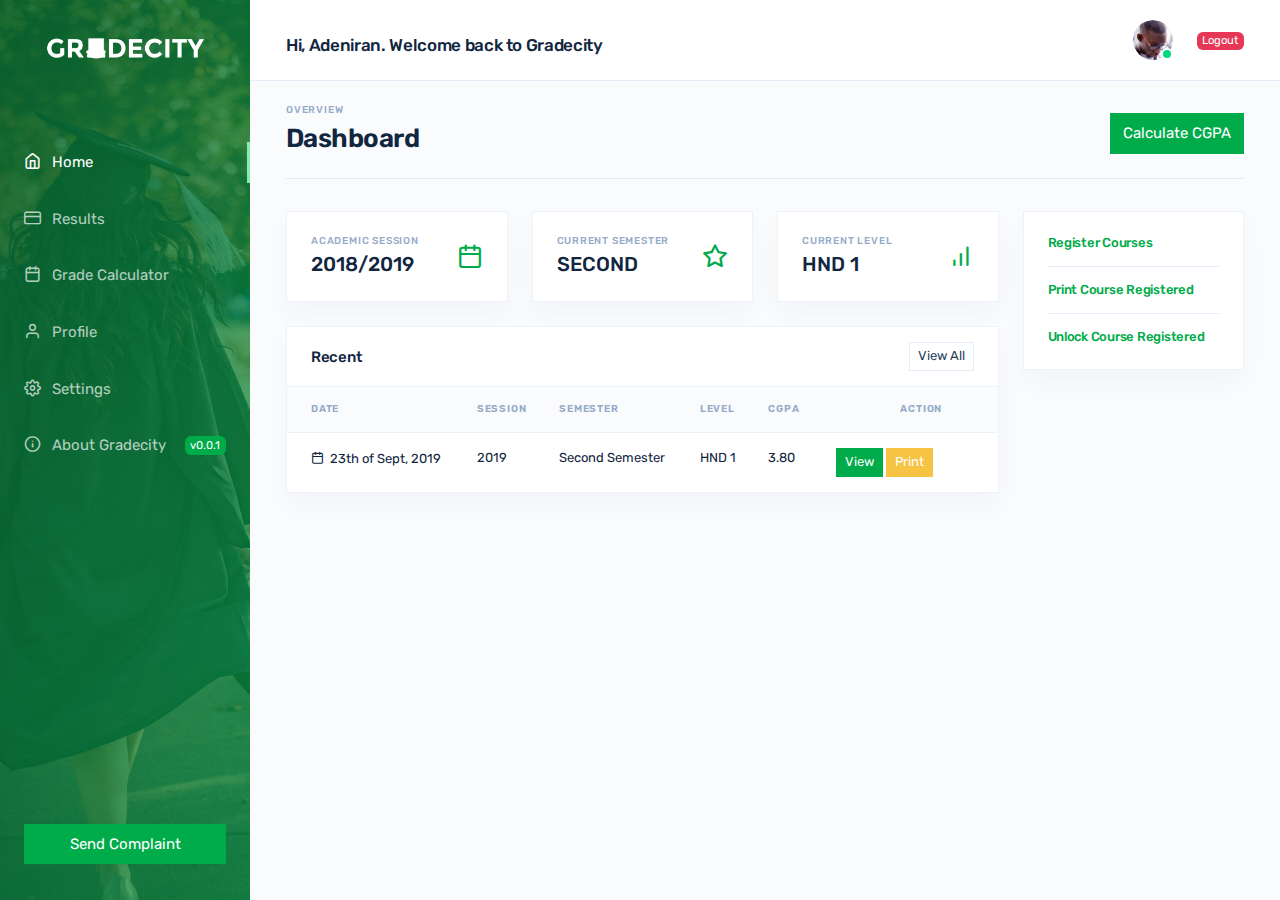
<file: index.html>
<!doctype html>
<html lang="en">

<head>
    <meta charset="utf-8">
    <meta name="viewport" content="width=device-width, initial-scale=1, shrink-to-fit=no">
    <meta name="description" content="">

    <!-- Libs CSS -->
    <link rel="stylesheet" href="./assets/fonts/feather/feather.min.css">

    <link rel="shortcut icon" href="./assets/img/favicon.png">

    <!-- Theme CSS -->
    <link rel="stylesheet" href="./assets/css/custom.css" id="stylesheetLight">
    <link rel="stylesheet" href="./assets/css/custom-inner.css">
    <link rel="stylesheet" href="./assets/css/theme.min.css" id="stylesheetLight">

    <link rel="stylesheet" href="./assets/css/theme-dark.min.css" id="stylesheetDark">

    <style>
        body {
            display: none;
        }
    </style>


    <title>Gradecity - Dashboard</title>
</head>

<body>



    <!-- NAVIGATION
    ================================================== -->

    <nav class="navbar navbar-vertical fixed-left navbar-expand-md navbar-light navbar-bg" id="sidebar">
        <div class="container-fluid">

            <!-- Toggler -->
            <button class="navbar-toggler" type="button" data-toggle="collapse" data-target="#sidebarCollapse"
                aria-controls="sidebarCollapse" aria-expanded="false" aria-label="Toggle navigation">
                <span class="navbar-toggler-icon"></span>
            </button>

            <!-- Brand -->
            <a class="navbar-brand" href="index.html">
                <img src="./assets/img/logo-dark.png" class="navbar-brand-img 
            mx-auto" alt="...">
            </a>

            <!-- User (xs) -->
            <div class="navbar-user d-md-none">

                <!-- Dropdown -->
                <div class="dropdown">

                    <!-- Toggle -->
                    <a href="#!" id="sidebarIcon" class="dropdown-toggle" role="button" data-toggle="dropdown"
                        aria-haspopup="true" aria-expanded="false">
                        <div class="avatar avatar-sm avatar-online">
                            <img src="./assets/img/avatar.png" class="avatar-img rounded-circle" alt="...">
                        </div>
                    </a>

                    <!-- Menu -->
                    <div class="dropdown-menu dropdown-menu-right" aria-labelledby="sidebarIcon">
                        <a href="#" class="dropdown-item">Profile</a>
                        <a href="settings.html" class="dropdown-item">Settings</a>
                        <hr class="dropdown-divider">
                        <a href="sign-in.html" class="dropdown-item">Logout</a>
                    </div>

                </div>

            </div>

            <!-- Collapse -->
            <div class="collapse navbar-collapse" id="sidebarCollapse">

                <!-- Form -->
                <form class="mt-4 mb-3 d-md-none">
                    <div class="input-group input-group-rounded input-group-merge">
                        <input type="search" class="form-control form-control-rounded form-control-prepended"
                            placeholder="Search" aria-label="Search">
                        <div class="input-group-prepend">
                            <div class="input-group-text">
                                <span class="fe fe-search"></span>
                            </div>
                        </div>
                    </div>
                </form>


                <!-- Navigation -->
                <ul class="navbar-nav mb-md-4">
                    <li class="nav-item">
                        <a class="nav-link active" href="index.html">
                            <i class="fe fe-home"></i> Home
                        </a>
                    </li>
                    <li class="nav-item">
                        <a class="nav-link " href="results.html">
                            <i class="fe fe-credit-card"></i> Results
                        </a>
                    </li>
                    <li class="nav-item">
                        <a class="nav-link " href="gradCalculator.html">
                            <i class="fe fe-calendar"></i> Grade Calculator
                        </a>
                    </li>

                    <li class="nav-item">
                        <a class="nav-link " href="profile.html">
                            <i class="fe fe-user"></i> Profile
                        </a>
                    </li>
                    <li class="nav-item">
                        <a class="nav-link " href="settings.html">
                            <i class="fe fe-settings"></i> Settings
                        </a>
                    </li>
                    <li class="nav-item">
                        <a class="nav-link " href="about.html">
                            <i class="fe fe-info"></i> About Gradecity <span
                                class="badge badge-primary ml-auto">v0.0.1</span>
                        </a>
                    </li>
                </ul>

                <!-- Push content down -->
                <div class="mt-auto"></div>


                <!-- Customize -->
                <a href="sendComplaint.html" class="btn btn-block btn-primary mb-4">
                    Send Complaint
                </a>


            </div> <!-- / .navbar-collapse -->

        </div>
    </nav>




    <!-- MAIN CONTENT
    ================================================== -->
    <div class="main-content">


        <nav class="navbar navbar-expand-md navbar-light d-none d-md-flex" id="topbar">
            <div class="container-fluid">

                <!-- Form -->
                <div class="mr-4 d-none d-md-flex pt-4">
                    <h3>Hi, Adeniran. Welcome back to Gradecity</h3>
                </div>

                <!-- User -->
                <div class="navbar-user">
                    <!-- Dropdown -->
                    <div class="dropdown">

                        <!-- Toggle -->
                        <a href="#" class="avatar avatar-sm avatar-online dropdown-toggle" role="button"
                            data-toggle="dropdown" aria-haspopup="true" aria-expanded="false">
                            <img src="./assets/img/avatar.png" alt="..." class="avatar-img rounded-circle">
                        </a>

                        <!-- Menu -->
                        <div class="dropdown-menu dropdown-menu-right">
                            <a href="#" class="dropdown-item">Profile</a>
                            <a href="settings.html" class="dropdown-item">Settings</a>
                            <hr class="dropdown-divider">
                            <a href="sign-in.html" class="dropdown-item">Logout</a>
                        </div>

                    </div>
                    <div class="dropdown ml-4 d-none d-md-flex">
                        <a href="#" class="" role="button" data-toggle="dropdown" aria-haspopup="true"
                            aria-expanded="false">
                            <span class="badge badge-danger">Logout</span>
                        </a>
                    </div>





                </div>

            </div>
        </nav>


        <!-- HEADER -->
        <div class="header">
            <div class="container-fluid">

                <!-- Body -->
                <div class="header-body">
                    <div class="row align-items-end">
                        <div class="col">

                            <!-- Pretitle -->
                            <h6 class="header-pretitle">
                                Overview
                            </h6>

                            <!-- Title -->
                            <h1 class="header-title">
                                Dashboard
                            </h1>

                        </div>
                        <div class="col-auto">

                            <!-- Button -->
                            <a href="#!" class="btn btn-primary">
                                Calculate CGPA
                            </a>

                        </div>
                    </div> <!-- / .row -->
                </div> <!-- / .header-body -->

            </div>
        </div> <!-- / .header -->

        <!-- CARDS -->
        <div class="container-fluid">

            <div class="row">
                <div class="col-md-9">
                    <div class="row">
                        <div class="col-12 col-lg-6 col-xl">

                            <!-- Card -->
                            <div class="card">
                                <div class="card-body">
                                    <div class="row align-items-center">
                                        <div class="col">

                                            <!-- Title -->
                                            <h6 class="card-title text-uppercase text-muted mb-2">
                                                Academic session
                                            </h6>

                                            <!-- Heading -->
                                            <span class="h2 mb-0">
                                                2018/2019
                                            </span>

                                        </div>
                                        <div class="col-auto">
                                            <!-- Icon -->
                                            <span class="h1 fe fe-calendar text-primary mb-0"></span>
                                        </div>
                                    </div> <!-- / .row -->

                                </div>
                            </div>

                        </div>
                        <div class="col-12 col-lg-6 col-xl">

                            <!-- Card -->
                            <div class="card">
                                <div class="card-body">
                                    <div class="row align-items-center">
                                        <div class="col">

                                            <!-- Title -->
                                            <h6 class="card-title text-uppercase text-muted mb-2">
                                                Current semester
                                            </h6>

                                            <!-- Heading -->
                                            <span class="h2 mb-0">
                                                SECOND
                                            </span>

                                        </div>
                                        <div class="col-auto">

                                            <!-- Icon -->
                                            <span class="h1 fe fe-star text-primary mb-0"></span>

                                        </div>
                                    </div> <!-- / .row -->

                                </div>
                            </div>

                        </div>

                        <div class="col-12 col-lg-6 col-xl">

                            <!-- Card -->
                            <div class="card">
                                <div class="card-body">
                                    <div class="row align-items-center">
                                        <div class="col">

                                            <!-- Title -->
                                            <h6 class="card-title text-uppercase text-muted mb-2">
                                                Current level
                                            </h6>

                                            <!-- Heading -->
                                            <span class="h2 mb-0">
                                                HND 1
                                            </span>

                                        </div>
                                        <div class="col-auto">

                                            <!-- Icon -->
                                            <span class="h1 fe fe-bar-chart text-primary mb-0"></span>

                                        </div>
                                    </div> <!-- / .row -->

                                </div>
                            </div>

                        </div>

                    </div> <!-- / .row -->

                    <div class="card">
                        <div class="card-header">
                            <div class="row align-items-center">
                                <div class="col">

                                    <!-- Title -->
                                    <h4 class="card-header-title">
                                        Recent
                                    </h4>

                                </div>
                                <div class="col-auto">

                                    <!-- Button -->
                                    <a href="results.html" class="btn btn-sm btn-white">
                                        View All
                                    </a>

                                </div>
                            </div> <!-- / .row -->
                        </div>
                        <div class="table-responsive mb-0">
                            <table class="table table-sm table-nowrap card-table">
                                <thead>
                                    <tr>
                                        <th>
                                            <a href="#" class="text-muted sort">
                                                Date
                                            </a>
                                        </th>
                                        <th>
                                            <a href="#" class="text-muted sort">
                                                Session
                                            </a>
                                        </th>
                                        <th>
                                            <a href="#" class="text-muted sort">
                                                Semester
                                            </a>
                                        </th>
                                        <th>
                                            <a href="#" class="text-muted sort">
                                                Level
                                            </a>
                                        </th>
                                        <th>
                                            <a href="#" class="text-muted sort">
                                                CGPA
                                            </a>
                                        </th>
                                        <th class="text-right">
                                            Action
                                        </th>
                                        <th></th>
                                    </tr>
                                </thead>
                                <tbody class="list">
                                    <tr>
                                        <td>
                                            <span class="fe fe-calendar pr-1"></span> 23th of Sept, 2019
                                        </td>
                                        <td>
                                            2019
                                        </td>
                                        <td>
                                            Second Semester
                                        </td>
                                        <td>
                                            HND 1
                                        </td>
                                        <td>
                                            3.80
                                        </td>
                                        <td class="text-right">
                                            <a href="viewResult.html" class="btn btn-primary text-white btn-sm">View</a>
                                            <a class="btn btn-warning text-white btn-sm">Print</a>
                                        </td>
                                    </tr>
                                </tbody>
                            </table>
                        </div>
                    </div>
                </div>
                <div class="col-md-3">
                    <div class="card">
                        <div class="card-body">
                            <div class="row align-items-center">
                                <div class="col">
                                    <h5 class="mb-0">
                                        <a href="#" class="text-primary">
                                            Register Courses
                                        </a>
                                    </h5>
                                </div>
                            </div>
                            <hr>
                            <div class="row align-items-center">
                                <div class="col">
                                    <h5 class="mb-0">
                                        <a href="#" class="text-primary">
                                            Print Course Registered
                                        </a>
                                    </h5>
                                </div>
                            </div>
                            <hr>
                            <div class="row align-items-center">
                                <div class="col">
                                    <h5 class="mb-0">
                                        <a href="#" class="text-primary">
                                            Unlock Course Registered
                                        </a>
                                    </h5>
                                </div>
                            </div>
                        </div>
                    </div>
                </div>
            </div>
        </div>

    </div> <!-- / .main-content -->

    <!-- JAVASCRIPT
    ================================================== -->
    <!-- Libs JS -->
    <script src="./assets/libs/jquery/dist/jquery.min.js"></script>
    <script src="./assets/libs/bootstrap/dist/js/bootstrap.bundle.min.js"></script>


    <!-- Theme JS -->
    <script src="./assets/js/theme.min.js"></script>

</body>

</html>
</file>
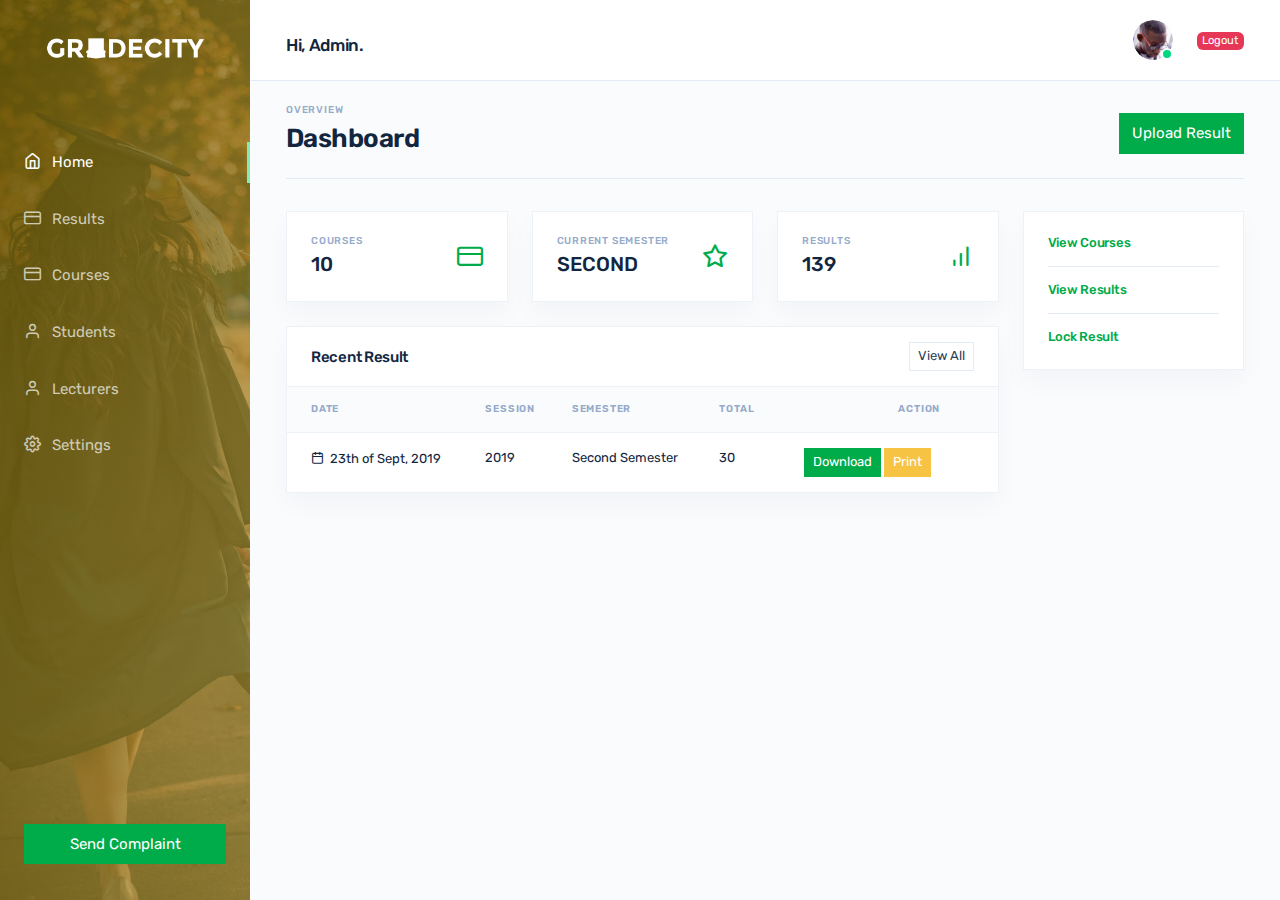
<file: admin/index.html>
<!doctype html>
<html lang="en">

<head>
    <meta charset="utf-8">
    <meta name="viewport" content="width=device-width, initial-scale=1, shrink-to-fit=no">
    <meta name="description" content="">

    <!-- Libs CSS -->
    <link rel="stylesheet" href="../assets/fonts/feather/feather.min.css">

    <link rel="shortcut icon" href="../assets/img/favicon.png">

    <!-- Theme CSS -->
    <link rel="stylesheet" href="../assets/css/custom.css" id="stylesheetLight">
    <link rel="stylesheet" href="../assets/css/custom-inner.css">
    <link rel="stylesheet" href="../assets/css/theme.min.css" id="stylesheetLight">

    <link rel="stylesheet" href="../assets/css/theme-dark.min.css" id="stylesheetDark">

    <style>
        body {
            display: none;
        }

        .bg-vibrant-admin {
            background-image: linear-gradient(to bottom right, #655504de, #c5a53599),
                url(../assets/img/covers/gradd.jpeg) !important;
        }
    </style>


    <title>Gradecity - Dashboard</title>
</head>

<body>



    <!-- NAVIGATION
    ================================================== -->

    <nav class="navbar navbar-vertical fixed-left navbar-expand-md navbar-light navbar-bg bg-vibrant-admin"
        id="sidebar">
        <div class="container-fluid">

            <!-- Toggler -->
            <button class="navbar-toggler" type="button" data-toggle="collapse" data-target="#sidebarCollapse"
                aria-controls="sidebarCollapse" aria-expanded="false" aria-label="Toggle navigation">
                <span class="navbar-toggler-icon"></span>
            </button>

            <!-- Brand -->
            <a class="navbar-brand" href="index.html">
                <img src="../assets/img/logo-dark.png" class="navbar-brand-img 
            mx-auto" alt="...">
            </a>

            <!-- User (xs) -->
            <div class="navbar-user d-md-none">

                <!-- Dropdown -->
                <div class="dropdown">

                    <!-- Toggle -->
                    <a href="#!" id="sidebarIcon" class="dropdown-toggle" role="button" data-toggle="dropdown"
                        aria-haspopup="true" aria-expanded="false">
                        <div class="avatar avatar-sm avatar-online">
                            <img src="../assets/img/avatar.png" class="avatar-img rounded-circle" alt="...">
                        </div>
                    </a>

                    <!-- Menu -->
                    <div class="dropdown-menu dropdown-menu-right" aria-labelledby="sidebarIcon">
                        <a href="#" class="dropdown-item">Profile</a>
                        <a href="settings.html" class="dropdown-item">Settings</a>
                        <hr class="dropdown-divider">
                        <a href="sign-in.html" class="dropdown-item">Logout</a>
                    </div>

                </div>

            </div>

            <!-- Collapse -->
            <div class="collapse navbar-collapse" id="sidebarCollapse">

                <!-- Form -->
                <form class="mt-4 mb-3 d-md-none">
                    <div class="input-group input-group-rounded input-group-merge">
                        <input type="search" class="form-control form-control-rounded form-control-prepended"
                            placeholder="Search" aria-label="Search">
                        <div class="input-group-prepend">
                            <div class="input-group-text">
                                <span class="fe fe-search"></span>
                            </div>
                        </div>
                    </div>
                </form>


                <!-- Navigation -->
                <ul class="navbar-nav mb-md-4">
                    <li class="nav-item">
                        <a class="nav-link active" href="index.html">
                            <i class="fe fe-home"></i> Home
                        </a>
                    </li>
                    <li class="nav-item">
                        <a class="nav-link " href="results.html">
                            <i class="fe fe-credit-card"></i> Results
                        </a>
                    </li>
                    <li class="nav-item">
                        <a class="nav-link " href="courses.html">
                            <i class="fe fe-credit-card"></i> Courses
                        </a>
                    </li>
                    <li class="nav-item">
                        <a class="nav-link " href="student.html">
                            <i class="fe fe-user"></i> Students
                        </a>
                    </li>

                    <li class="nav-item">
                        <a class="nav-link " href="lecturers.html">
                            <i class="fe fe-user"></i> Lecturers
                        </a>
                    </li>
                    <li class="nav-item">
                        <a class="nav-link " href="settings.html">
                            <i class="fe fe-settings"></i> Settings
                        </a>
                    </li>
                </ul>

                <!-- Push content down -->
                <div class="mt-auto"></div>


                <!-- Customize -->
                <a href="sendComplaint.html" class="btn btn-block btn-primary mb-4">
                    Send Complaint
                </a>


            </div> <!-- / .navbar-collapse -->

        </div>
    </nav>




    <!-- MAIN CONTENT
    ================================================== -->
    <div class="main-content">


        <nav class="navbar navbar-expand-md navbar-light d-none d-md-flex" id="topbar">
            <div class="container-fluid">

                <!-- Form -->
                <div class="mr-4 d-none d-md-flex pt-4">
                    <h3>Hi, Admin. </h3>
                </div>

                <!-- User -->
                <div class="navbar-user">
                    <!-- Dropdown -->
                    <div class="dropdown">

                        <!-- Toggle -->
                        <a href="#" class="avatar avatar-sm avatar-online dropdown-toggle" role="button"
                            data-toggle="dropdown" aria-haspopup="true" aria-expanded="false">
                            <img src="../assets/img/avatar.png" alt="..." class="avatar-img rounded-circle">
                        </a>

                        <!-- Menu -->
                        <div class="dropdown-menu dropdown-menu-right">
                            <a href="#" class="dropdown-item">Profile</a>
                            <a href="settings.html" class="dropdown-item">Settings</a>
                            <hr class="dropdown-divider">
                            <a href="sign-in.html" class="dropdown-item">Logout</a>
                        </div>

                    </div>
                    <div class="dropdown ml-4 d-none d-md-flex">
                        <a href="#" class="" role="button" data-toggle="dropdown" aria-haspopup="true"
                            aria-expanded="false">
                            <span class="badge badge-danger">Logout</span>
                        </a>
                    </div>





                </div>

            </div>
        </nav>


        <!-- HEADER -->
        <div class="header">
            <div class="container-fluid">

                <!-- Body -->
                <div class="header-body">
                    <div class="row align-items-end">
                        <div class="col">

                            <!-- Pretitle -->
                            <h6 class="header-pretitle">
                                Overview
                            </h6>

                            <!-- Title -->
                            <h1 class="header-title">
                                Dashboard
                            </h1>

                        </div>
                        <div class="col-auto">

                            <!-- Button -->
                            <a href="#!" class="btn btn-primary">
                                Upload Result
                            </a>

                        </div>
                    </div> <!-- / .row -->
                </div> <!-- / .header-body -->

            </div>
        </div> <!-- / .header -->

        <!-- CARDS -->
        <div class="container-fluid">

            <div class="row">
                <div class="col-md-9">
                    <div class="row">
                        <div class="col-12 col-lg-6 col-xl">

                            <!-- Card -->
                            <div class="card">
                                <div class="card-body">
                                    <div class="row align-items-center">
                                        <div class="col">

                                            <!-- Title -->
                                            <h6 class="card-title text-uppercase text-muted mb-2">
                                                Courses
                                            </h6>

                                            <!-- Heading -->
                                            <span class="h2 mb-0">
                                                10
                                            </span>

                                        </div>
                                        <div class="col-auto">
                                            <!-- Icon -->
                                            <span class="h1 fe fe-credit-card text-primary mb-0"></span>
                                        </div>
                                    </div> <!-- / .row -->

                                </div>
                            </div>

                        </div>
                        <div class="col-12 col-lg-6 col-xl">

                            <!-- Card -->
                            <div class="card">
                                <div class="card-body">
                                    <div class="row align-items-center">
                                        <div class="col">

                                            <!-- Title -->
                                            <h6 class="card-title text-uppercase text-muted mb-2">
                                                Current semester
                                            </h6>

                                            <!-- Heading -->
                                            <span class="h2 mb-0">
                                                SECOND
                                            </span>

                                        </div>
                                        <div class="col-auto">

                                            <!-- Icon -->
                                            <span class="h1 fe fe-star text-primary mb-0"></span>

                                        </div>
                                    </div> <!-- / .row -->

                                </div>
                            </div>

                        </div>

                        <div class="col-12 col-lg-6 col-xl">

                            <!-- Card -->
                            <div class="card">
                                <div class="card-body">
                                    <div class="row align-items-center">
                                        <div class="col">

                                            <!-- Title -->
                                            <h6 class="card-title text-uppercase text-muted mb-2">
                                                Results
                                            </h6>

                                            <!-- Heading -->
                                            <span class="h2 mb-0">
                                                139
                                            </span>

                                        </div>
                                        <div class="col-auto">

                                            <!-- Icon -->
                                            <span class="h1 fe fe-bar-chart text-primary mb-0"></span>

                                        </div>
                                    </div> <!-- / .row -->

                                </div>
                            </div>

                        </div>

                    </div> <!-- / .row -->

                    <div class="card">
                        <div class="card-header">
                            <div class="row align-items-center">
                                <div class="col">

                                    <!-- Title -->
                                    <h4 class="card-header-title">
                                        Recent Result
                                    </h4>

                                </div>
                                <div class="col-auto">

                                    <!-- Button -->
                                    <a href="results.html" class="btn btn-sm btn-white">
                                        View All
                                    </a>

                                </div>
                            </div> <!-- / .row -->
                        </div>
                        <div class="table-responsive mb-0">
                            <table class="table table-sm table-nowrap card-table">
                                <thead>
                                    <tr>
                                        <th>
                                            <a href="#" class="text-muted sort">
                                                Date
                                            </a>
                                        </th>
                                        <th>
                                            <a href="#" class="text-muted sort">
                                                Session
                                            </a>
                                        </th>
                                        <th>
                                            <a href="#" class="text-muted sort">
                                                Semester
                                            </a>
                                        </th>
                                        <th>
                                            <a href="#" class="text-muted sort">
                                                Total
                                            </a>
                                        </th>
                                        <th class="text-right">
                                            Action
                                        </th>
                                        <th></th>
                                    </tr>
                                </thead>
                                <tbody class="list">
                                    <tr>
                                        <td>
                                            <span class="fe fe-calendar pr-1"></span> 23th of Sept, 2019
                                        </td>
                                        <td>
                                            2019
                                        </td>
                                        <td>
                                            Second Semester
                                        </td>
                                        <td>
                                            30
                                        </td>
                                        <td class="text-right">
                                            <a href="#" class="btn btn-primary text-white btn-sm">Download</a>
                                            <a class="btn btn-warning text-white btn-sm">Print</a>
                                        </td>
                                    </tr>
                                </tbody>
                            </table>
                        </div>
                    </div>
                </div>
                <div class="col-md-3">
                    <div class="card">
                        <div class="card-body">
                            <div class="row align-items-center">
                                <div class="col">
                                    <h5 class="mb-0">
                                        <a href="#" class="text-primary">
                                            View Courses
                                        </a>
                                    </h5>
                                </div>
                            </div>
                            <hr>
                            <div class="row align-items-center">
                                <div class="col">
                                    <h5 class="mb-0">
                                        <a href="#" class="text-primary">
                                            View Results
                                        </a>
                                    </h5>
                                </div>
                            </div>
                            <hr>
                            <div class="row align-items-center">
                                <div class="col">
                                    <h5 class="mb-0">
                                        <a href="#" class="text-primary">
                                            Lock Result
                                        </a>
                                    </h5>
                                </div>
                            </div>
                        </div>
                    </div>
                </div>
            </div>
        </div>

    </div> <!-- / .main-content -->

    <!-- JAVASCRIPT
    ================================================== -->
    <!-- Libs JS -->
    <script src="../assets/libs/jquery/dist/jquery.min.js"></script>
    <script src="../assets/libs/bootstrap/dist/js/bootstrap.bundle.min.js"></script>


    <!-- Theme JS -->
    <script src="../assets/js/theme.min.js"></script>

</body>

</html>
</file>
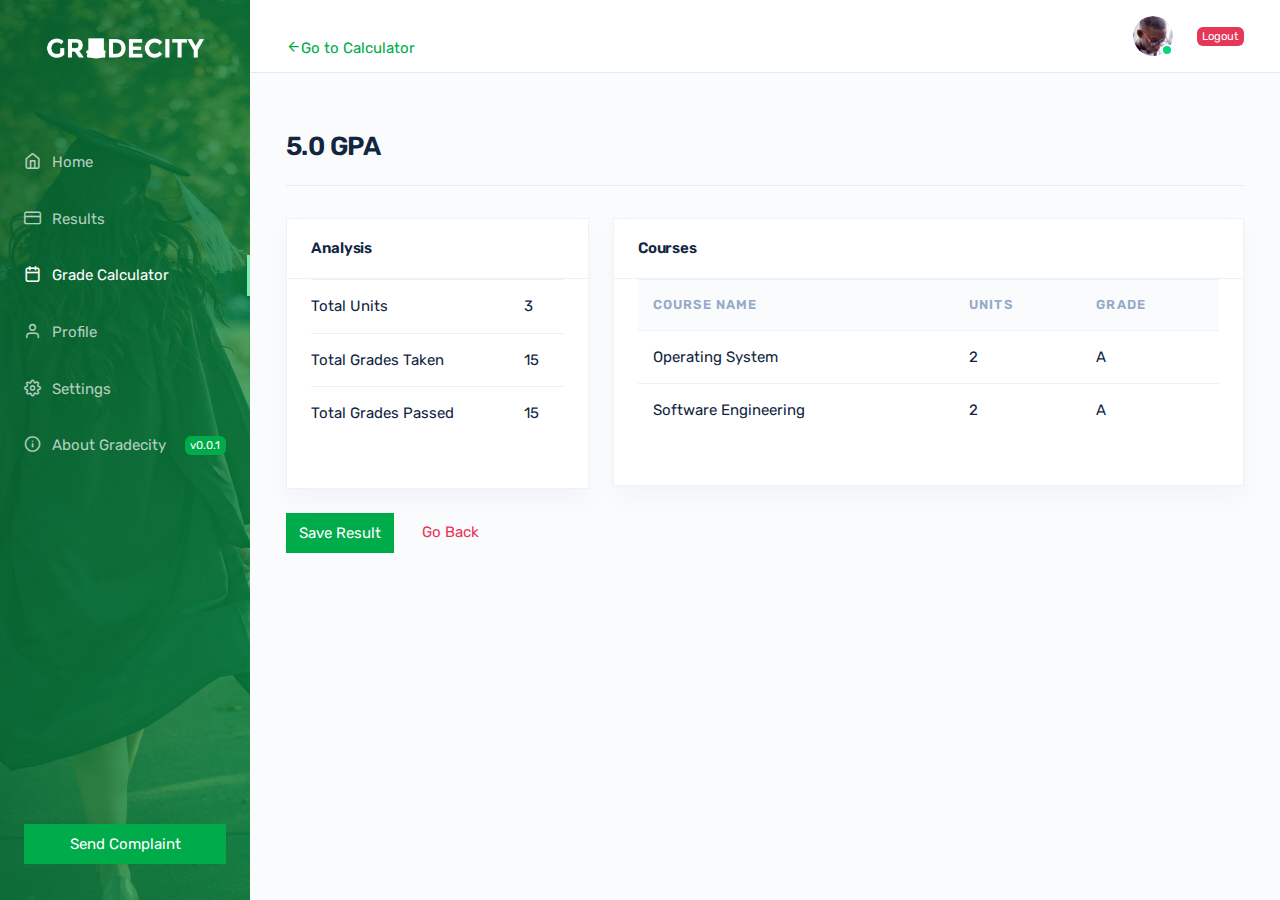
<file: calcResult.html>
<!doctype html>
<html lang="en">

<head>
    <meta charset="utf-8">
    <meta name="viewport" content="width=device-width, initial-scale=1, shrink-to-fit=no">
    <meta name="description" content="A fully featured admin theme which can be used to build CRM, CMS, etc.">

    <!-- Libs CSS -->
    <link rel="stylesheet" href="./assets/fonts/feather/feather.min.css">

    <link rel="shortcut icon" href="./assets/img/favicon.png">

    <!-- Theme CSS -->
    <link rel="stylesheet" href="./assets/css/custom.css" id="stylesheetLight">
    <link rel="stylesheet" href="./assets/css/custom-inner.css">
    <link rel="stylesheet" href="./assets/css/theme.min.css" id="stylesheetLight">

    <link rel="stylesheet" href="./assets/css/theme-dark.min.css" id="stylesheetDark">

    <style>
        body {
            display: none;
        }
    </style>


    <title>Gradecity - Dashboard</title>
</head>

<body>



    <!-- NAVIGATION
    ================================================== -->

    <nav class="navbar navbar-vertical fixed-left navbar-expand-md navbar-light navbar-bg" id="sidebar">
        <div class="container-fluid">

            <!-- Toggler -->
            <button class="navbar-toggler" type="button" data-toggle="collapse" data-target="#sidebarCollapse"
                aria-controls="sidebarCollapse" aria-expanded="false" aria-label="Toggle navigation">
                <span class="navbar-toggler-icon"></span>
            </button>

            <!-- Brand -->
            <a class="navbar-brand" href="index.html">
                <img src="./assets/img/logo-dark.png" class="navbar-brand-img 
            mx-auto" alt="...">
            </a>

            <!-- User (xs) -->
            <div class="navbar-user d-md-none">

                <!-- Dropdown -->
                <div class="dropdown">

                    <!-- Toggle -->
                    <a href="#!" id="sidebarIcon" class="dropdown-toggle" role="button" data-toggle="dropdown"
                        aria-haspopup="true" aria-expanded="false">
                        <div class="avatar avatar-sm avatar-online">
                            <img src="./assets/img/avatar.png" class="avatar-img rounded-circle" alt="...">
                        </div>
                    </a>

                    <!-- Menu -->
                    <div class="dropdown-menu dropdown-menu-right" aria-labelledby="sidebarIcon">
                        <a href="#" class="dropdown-item">Profile</a>
                        <a href="settings.html" class="dropdown-item">Settings</a>
                        <hr class="dropdown-divider">
                        <a href="sign-in.html" class="dropdown-item">Logout</a>
                    </div>

                </div>

            </div>

            <!-- Collapse -->
            <div class="collapse navbar-collapse" id="sidebarCollapse">

                <!-- Form -->
                <form class="mt-4 mb-3 d-md-none">
                    <div class="input-group input-group-rounded input-group-merge">
                        <input type="search" class="form-control form-control-rounded form-control-prepended"
                            placeholder="Search" aria-label="Search">
                        <div class="input-group-prepend">
                            <div class="input-group-text">
                                <span class="fe fe-search"></span>
                            </div>
                        </div>
                    </div>
                </form>


                <!-- Navigation -->
                <ul class="navbar-nav mb-md-4">
                    <li class="nav-item">
                        <a class="nav-link" href="index.html">
                            <i class="fe fe-home"></i> Home
                        </a>
                    </li>
                    <li class="nav-item">
                        <a class="nav-link" href="results.html">
                            <i class="fe fe-credit-card"></i> Results
                        </a>
                    </li>
                    <li class="nav-item">
                        <a class="nav-link active" href="gradCalculator.html">
                            <i class="fe fe-calendar"></i> Grade Calculator
                        </a>
                    </li>

                    <li class="nav-item">
                        <a class="nav-link " href="profile.html">
                            <i class="fe fe-user"></i> Profile
                        </a>
                    </li>
                    <li class="nav-item">
                        <a class="nav-link " href="settings.html">
                            <i class="fe fe-settings"></i> Settings
                        </a>
                    </li>
                    <li class="nav-item">
                        <a class="nav-link " href="about.html">
                            <i class="fe fe-info"></i> About Gradecity <span
                                class="badge badge-primary ml-auto">v0.0.1</span>
                        </a>
                    </li>
                </ul>

                <!-- Push content down -->
                <div class="mt-auto"></div>


                <!-- Customize -->
                <a href="#" class="btn btn-block btn-primary mb-4">
                    Send Complaint
                </a>


            </div> <!-- / .navbar-collapse -->

        </div>
    </nav>




    <!-- MAIN CONTENT
    ================================================== -->
    <div class="main-content">


        <nav class="navbar navbar-expand-md navbar-light d-none d-md-flex" id="topbar">
            <div class="container-fluid">

                <!-- Form -->
                <div class="mr-4 d-none d-md-flex pt-4">
                    <a href="#"> <span class="fe fe-arrow-left"></span>Go to Calculator</a>
                </div>

                <!-- User -->
                <div class="navbar-user">
                    <!-- Dropdown -->
                    <div class="dropdown">

                        <!-- Toggle -->
                        <a href="#" class="avatar avatar-sm avatar-online dropdown-toggle" role="button"
                            data-toggle="dropdown" aria-haspopup="true" aria-expanded="false">
                            <img src="./assets/img/avatar.png" alt="..." class="avatar-img rounded-circle">
                        </a>

                        <!-- Menu -->
                        <div class="dropdown-menu dropdown-menu-right">
                            <a href="#" class="dropdown-item">Profile</a>
                            <a href="settings.html" class="dropdown-item">Settings</a>
                            <hr class="dropdown-divider">
                            <a href="sign-in.html" class="dropdown-item">Logout</a>
                        </div>

                    </div>
                    <div class="dropdown ml-4 d-none d-md-flex">
                        <a href="#" class="" role="button" data-toggle="dropdown" aria-haspopup="true"
                            aria-expanded="false">
                            <span class="badge badge-danger">Logout</span>
                        </a>
                    </div>





                </div>

            </div>
        </nav>


        <div class="container-fluid">
            <!-- Header -->
            <div class="header mt-md-5">
                <div class="header-body">
                    <div class="row align-items-center">
                        <div class="col">


                            <!-- Title -->
                            <h1 class="header-title">
                                5.0 GPA
                            </h1>

                        </div>

                    </div> <!-- / .row -->
                </div>
            </div>

            <!-- Content -->
            <div class="row">
                <div class="col-md-4">
                    <div class="card">
                        <div class="card-header">
                            <div class="row align-items-center">
                                <div class="col">
                                    <h4 class="card-header-title font-weight-bold">
                                        Analysis
                                    </h4>

                                </div>
                            </div>
                        </div>
                        <div class="card-body pt-0">
                            <div class="table-responsive">
                                <table class="table">
                                    <tbody>
                                        <tr>
                                            <td class="pl-0">Total Units</td>
                                            <td class="pl-0">3</td>
                                        </tr>
                                        <tr>
                                            <td class="pl-0">Total Grades Taken</td>
                                            <td class="pl-0">15</td>
                                        </tr>
                                        <tr>
                                            <td class="pl-0">Total Grades Passed</td>
                                            <td class="pl-0"> 15</td>
                                        </tr>
                                    </tbody>
                                </table>
                            </div>
                        </div> <!-- / .card-body -->
                    </div>
                </div>
                <div class="col-md-8">
                    <div class="card">
                        <div class="card-header">
                            <div class="row align-items-center">
                                <div class="col">
                                    <h4 class="card-header-title font-weight-bold">
                                        Courses
                                    </h4>

                                </div>
                            </div>
                        </div>
                        <div class="card-body pt-0">
                            <div class="table-responsive">
                                <table class="table">
                                    <thead>
                                        <th>Course Name</th>
                                        <th>Units</th>
                                        <th>Grade</th>
                                    </thead>
                                    <tbody>
                                        <tr>
                                            <td>Operating System</td>
                                            <td>2</td>
                                            <td>A</td>
                                        </tr>
                                        <tr>
                                            <td>Software Engineering</td>
                                            <td>2</td>
                                            <td>A</td>
                                        </tr>
                                    </tbody>
                                </table>
                            </div>
                        </div> <!-- / .card-body -->
                    </div>
                </div>
            </div>
            <div>
                <a href="#" class="btn btn-primary">Save Result</a>
                <span class="ml-4">
                    <a href="#" class="text-danger">Go Back</a>
                </span>
            </div>
        </div>
    </div>

    </div> <!-- / .main-content -->

    <!-- JAVASCRIPT
    ================================================== -->
    <!-- Libs JS -->
    <script src="./assets/libs/jquery/dist/jquery.min.js"></script>
    <script src="./assets/libs/bootstrap/dist/js/bootstrap.bundle.min.js"></script>


    <!-- Theme JS -->
    <script src="./assets/js/theme.min.js"></script>

</body>

</html>
</file>
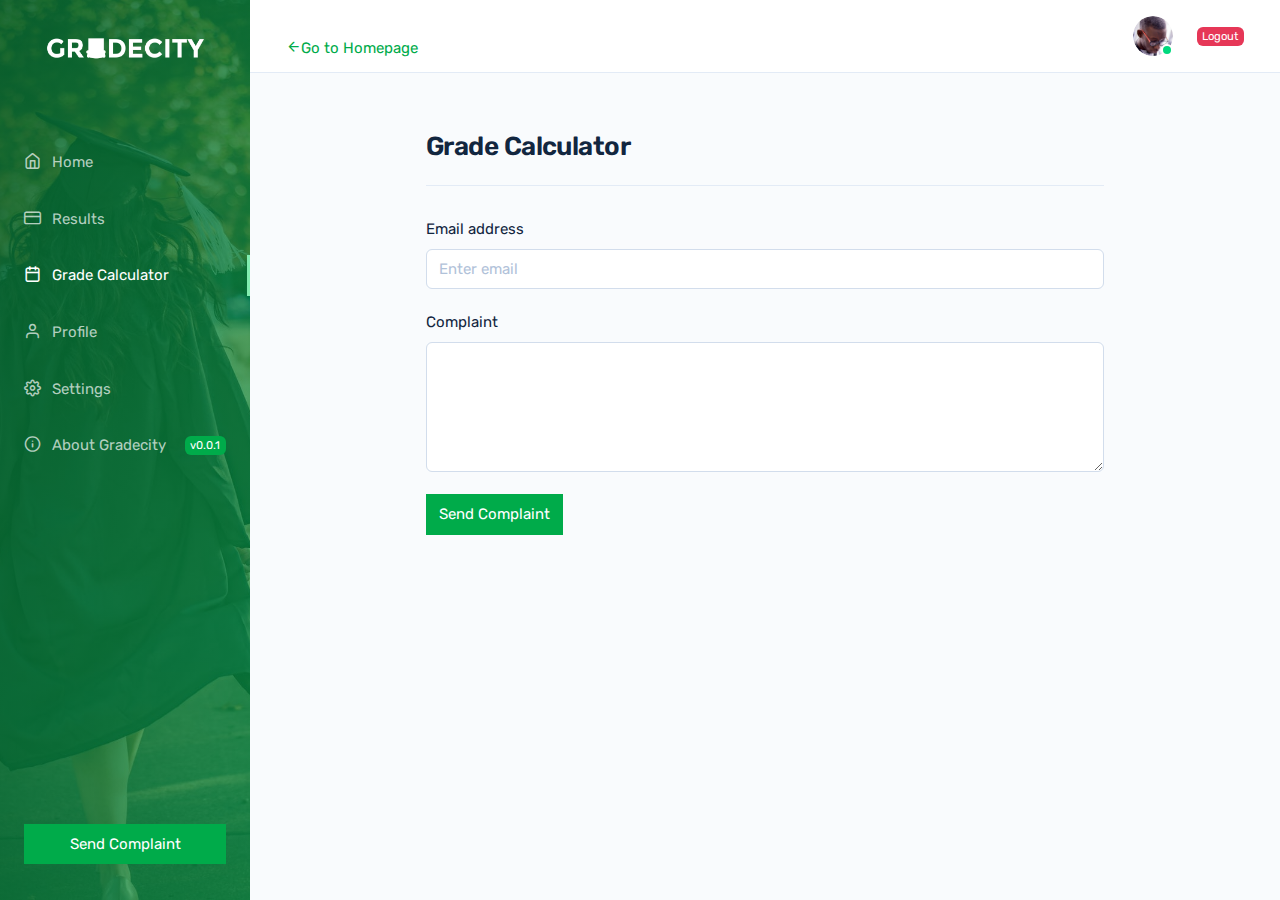
<file: gradCalculator.html>
<!doctype html>
<html lang="en">

<head>
    <meta charset="utf-8">
    <meta name="viewport" content="width=device-width, initial-scale=1, shrink-to-fit=no">
    <meta name="description" content="A fully featured admin theme which can be used to build CRM, CMS, etc.">

    <!-- Libs CSS -->
    <link rel="stylesheet" href="./assets/fonts/feather/feather.min.css">

    <link rel="shortcut icon" href="./assets/img/favicon.png">

    <!-- Theme CSS -->
    <link rel="stylesheet" href="./assets/css/custom.css" id="stylesheetLight">
    <link rel="stylesheet" href="./assets/css/custom-inner.css">
    <link rel="stylesheet" href="./assets/css/theme.min.css" id="stylesheetLight">

    <link rel="stylesheet" href="./assets/css/theme-dark.min.css" id="stylesheetDark">

    <style>
        body {
            display: none;
        }
    </style>


    <title>Gradecity - Dashboard</title>
</head>

<body>



    <!-- NAVIGATION
    ================================================== -->

    <nav class="navbar navbar-vertical fixed-left navbar-expand-md navbar-light navbar-bg" id="sidebar">
        <div class="container-fluid">

            <!-- Toggler -->
            <button class="navbar-toggler" type="button" data-toggle="collapse" data-target="#sidebarCollapse"
                aria-controls="sidebarCollapse" aria-expanded="false" aria-label="Toggle navigation">
                <span class="navbar-toggler-icon"></span>
            </button>

            <!-- Brand -->
            <a class="navbar-brand" href="index.html">
                <img src="./assets/img/logo-dark.png" class="navbar-brand-img 
            mx-auto" alt="...">
            </a>

            <!-- User (xs) -->
            <div class="navbar-user d-md-none">

                <!-- Dropdown -->
                <div class="dropdown">

                    <!-- Toggle -->
                    <a href="#!" id="sidebarIcon" class="dropdown-toggle" role="button" data-toggle="dropdown"
                        aria-haspopup="true" aria-expanded="false">
                        <div class="avatar avatar-sm avatar-online">
                            <img src="./assets/img/avatar.png" class="avatar-img rounded-circle" alt="...">
                        </div>
                    </a>

                    <!-- Menu -->
                    <div class="dropdown-menu dropdown-menu-right" aria-labelledby="sidebarIcon">
                        <a href="#" class="dropdown-item">Profile</a>
                        <a href="settings.html" class="dropdown-item">Settings</a>
                        <hr class="dropdown-divider">
                        <a href="sign-in.html" class="dropdown-item">Logout</a>
                    </div>

                </div>

            </div>

            <!-- Collapse -->
            <div class="collapse navbar-collapse" id="sidebarCollapse">

                <!-- Form -->
                <form class="mt-4 mb-3 d-md-none">
                    <div class="input-group input-group-rounded input-group-merge">
                        <input type="search" class="form-control form-control-rounded form-control-prepended"
                            placeholder="Search" aria-label="Search">
                        <div class="input-group-prepend">
                            <div class="input-group-text">
                                <span class="fe fe-search"></span>
                            </div>
                        </div>
                    </div>
                </form>


                <!-- Navigation -->
                <ul class="navbar-nav mb-md-4">
                    <li class="nav-item">
                        <a class="nav-link" href="index.html">
                            <i class="fe fe-home"></i> Home
                        </a>
                    </li>
                    <li class="nav-item">
                        <a class="nav-link" href="results.html">
                            <i class="fe fe-credit-card"></i> Results
                        </a>
                    </li>
                    <li class="nav-item">
                        <a class="nav-link active" href="gradCalculator.html">
                            <i class="fe fe-calendar"></i> Grade Calculator
                        </a>
                    </li>

                    <li class="nav-item">
                        <a class="nav-link " href="profile.html">
                            <i class="fe fe-user"></i> Profile
                        </a>
                    </li>
                    <li class="nav-item">
                        <a class="nav-link " href="settings.html">
                            <i class="fe fe-settings"></i> Settings
                        </a>
                    </li>
                    <li class="nav-item">
                        <a class="nav-link " href="about.html">
                            <i class="fe fe-info"></i> About Gradecity <span
                                class="badge badge-primary ml-auto">v0.0.1</span>
                        </a>
                    </li>
                </ul>

                <!-- Push content down -->
                <div class="mt-auto"></div>


                <!-- Customize -->
                <a href="#" class="btn btn-block btn-primary mb-4">
                    Send Complaint
                </a>


            </div> <!-- / .navbar-collapse -->

        </div>
    </nav>




    <!-- MAIN CONTENT
    ================================================== -->
    <div class="main-content">


        <nav class="navbar navbar-expand-md navbar-light d-none d-md-flex" id="topbar">
            <div class="container-fluid">

                <!-- Form -->
                <div class="mr-4 d-none d-md-flex pt-4">
                    <a href="#"> <span class="fe fe-arrow-left"></span>Go to Homepage</a>
                </div>

                <!-- User -->
                <div class="navbar-user">
                    <!-- Dropdown -->
                    <div class="dropdown">

                        <!-- Toggle -->
                        <a href="#" class="avatar avatar-sm avatar-online dropdown-toggle" role="button"
                            data-toggle="dropdown" aria-haspopup="true" aria-expanded="false">
                            <img src="./assets/img/avatar.png" alt="..." class="avatar-img rounded-circle">
                        </a>

                        <!-- Menu -->
                        <div class="dropdown-menu dropdown-menu-right">
                            <a href="#" class="dropdown-item">Profile</a>
                            <a href="settings.html" class="dropdown-item">Settings</a>
                            <hr class="dropdown-divider">
                            <a href="sign-in.html" class="dropdown-item">Logout</a>
                        </div>

                    </div>
                    <div class="dropdown ml-4 d-none d-md-flex">
                        <a href="#" class="" role="button" data-toggle="dropdown" aria-haspopup="true"
                            aria-expanded="false">
                            <span class="badge badge-danger">Logout</span>
                        </a>
                    </div>





                </div>

            </div>
        </nav>


        <div class="row justify-content-center">
            <div class="col-12 col-lg-10 col-xl-8">

                <!-- Header -->
                <div class="header mt-md-5">
                    <div class="header-body">
                        <div class="row align-items-center">
                            <div class="col">


                                <!-- Title -->
                                <h1 class="header-title">
                                    Grade Calculator
                                </h1>

                            </div>

                        </div> <!-- / .row -->
                    </div>
                </div>

                <!-- Content -->
                <div class="row">
                    <div class="col-md-12">
                        <form>
                            <div class="form-group">
                                <label for="exampleInputEmail1">Email address</label>
                                <input type="email" class="form-control" id="exampleInputEmail1"
                                    placeholder="Enter email">
                            </div>
                            <div class="form-group">
                                <label for="complaint">Complaint</label>
                                <textarea class="form-control" name="" id="" rows="5"></textarea>
                            </div>
                            <button type="submit" class="btn btn-primary">Send Complaint</button>
                        </form>
                    </div>
                </div>
            </div>

        </div>
    </div>

    </div> <!-- / .main-content -->

    <!-- JAVASCRIPT
    ================================================== -->
    <!-- Libs JS -->
    <script src="./assets/libs/jquery/dist/jquery.min.js"></script>
    <script src="./assets/libs/bootstrap/dist/js/bootstrap.bundle.min.js"></script>


    <!-- Theme JS -->
    <script src="./assets/js/theme.min.js"></script>

</body>

</html>
</file>
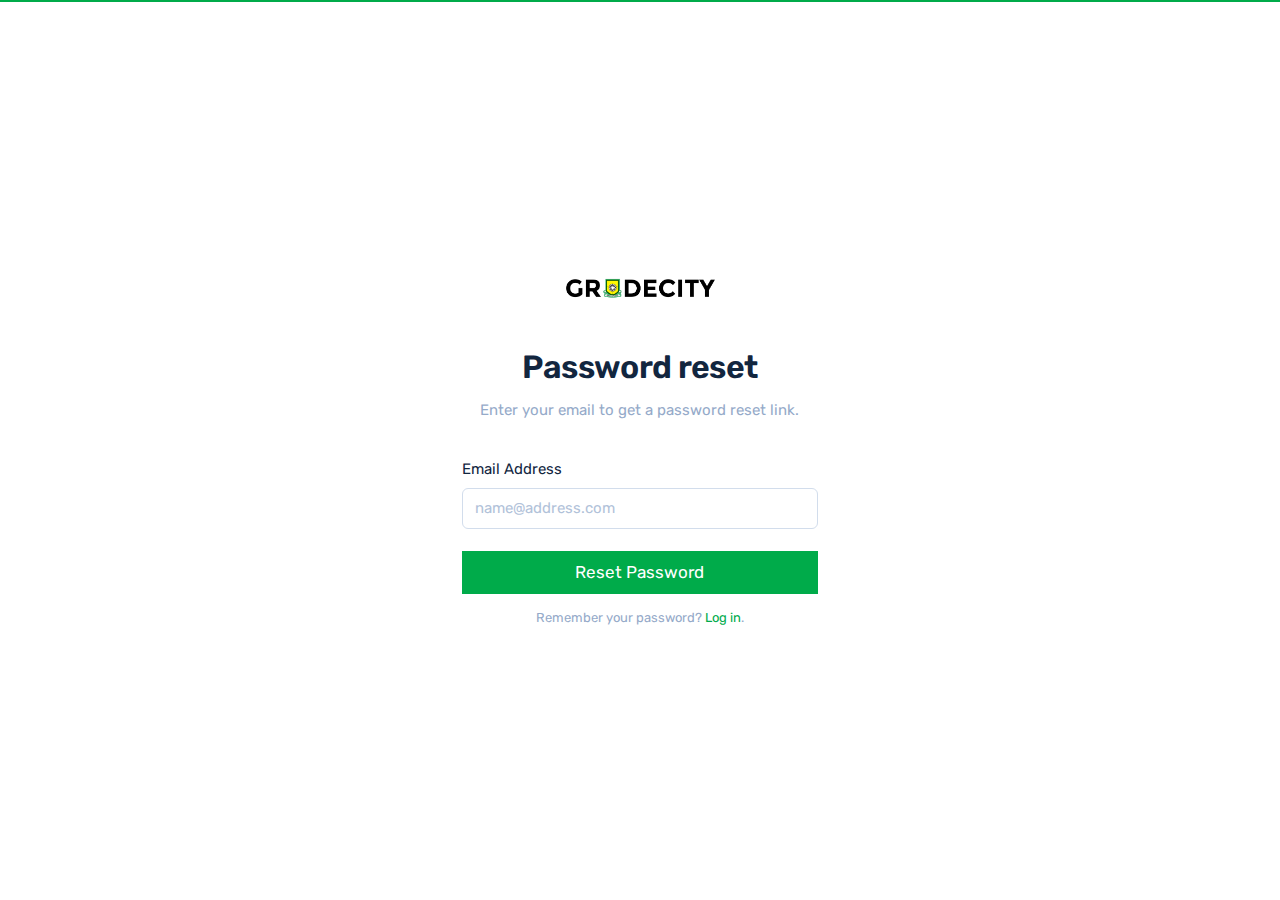
<file: password-reset.html>
<!doctype html>
<html lang="en">

<head>
    <meta charset="utf-8">
    <meta name="viewport" content="width=device-width, initial-scale=1, shrink-to-fit=no">
    <meta name="description" content="">

    <!-- Libs CSS -->
    <link rel="stylesheet" href="assets/fonts/feather/feather.min.css">
    <link rel="shortcut icon" href="assets/img/favicon.png">
    <!-- Theme CSS -->

    <link rel="stylesheet" href="assets/css/theme.min.css" id="stylesheetLight">

    <!-- Custom -->
    <link rel="stylesheet" href="assets/css/custom.css" id="stylesheetLight">
    <link rel="stylesheet" href="./assets/css/custom-inner.css">
    <style>
        body {
            display: none;
        }
    </style>


    <title>Gradecity - Dashboard</title>
</head>

<body class="d-flex align-items-center bg-auth border-top border-top-2 border-primary">

    <!-- CONTENT
    ================================================== -->
    <div class="container">
        <div class="row justify-content-center">
            <div class="col-12 col-md-5 col-xl-4 my-5">

                <div class="text-center">
                    <a href="index.html">
                        <img class="img-fluid form-logo" src="./assets/img/logo.png" />
                    </a>
                </div>

                <!-- Heading -->
                <h3 class="display-4 text-center">
                    Password reset
                </h3>

                <p class="text-muted text-center mb-5">
                    Enter your email to get a password reset link.
                </p>
                <!-- Form -->
                <form>

                    <!-- Email address -->
                    <div class="form-group">

                        <!-- Label -->
                        <label>Email Address</label>

                        <!-- Input -->
                        <input type="email" class="form-control" placeholder="name@address.com">

                    </div>


                    <!-- Submit -->
                    <button class="btn btn-lg btn-block btn-primary mb-3">
                        Reset Password
                    </button>

                    <!-- Link -->
                    <div class="text-center">
                        <small class="text-muted text-center">
                            Remember your password? <a href="sign-in.html">Log in</a>.
                        </small>
                    </div>

                </form>

            </div>
        </div> <!-- / .row -->
    </div> <!-- / .container -->

    <!-- JAVASCRIPT
    ================================================== -->
    <script src="./assets/libs/jquery/dist/jquery.min.js"></script>
    <script src="./assets/libs/bootstrap/dist/js/bootstrap.bundle.min.js"></script>


    <!-- Theme JS -->
    <script src="./assets/js/theme.min.js"></script>

</body>

</html>
</file>
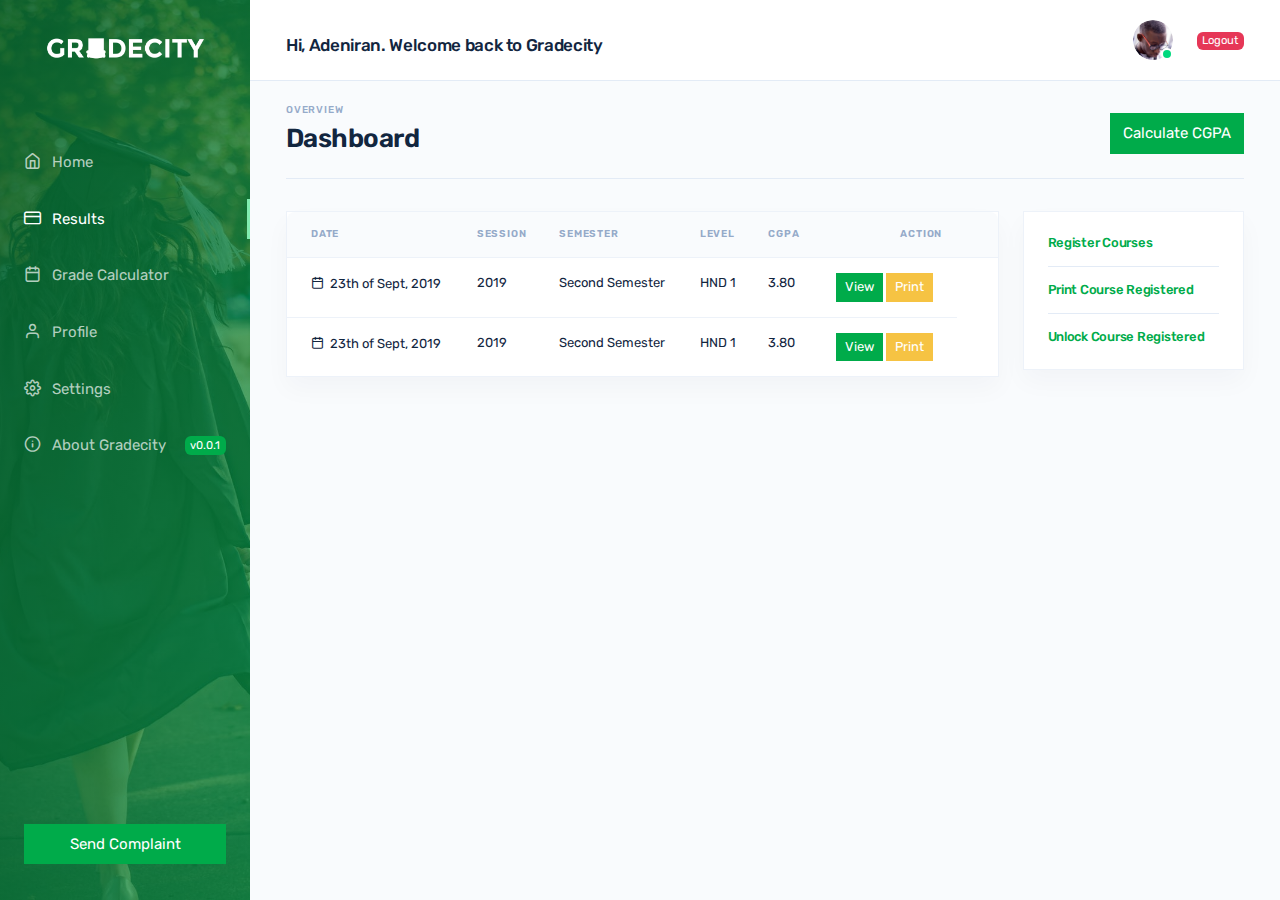
<file: results.html>
<!doctype html>
<html lang="en">

<head>
    <meta charset="utf-8">
    <meta name="viewport" content="width=device-width, initial-scale=1, shrink-to-fit=no">
    <meta name="description" content="">

    <!-- Libs CSS -->
    <link rel="stylesheet" href="./assets/fonts/feather/feather.min.css">

    <link rel="shortcut icon" href="./assets/img/favicon.png">

    <!-- Theme CSS -->
    <link rel="stylesheet" href="./assets/css/custom.css" id="stylesheetLight">
    <link rel="stylesheet" href="./assets/css/custom-inner.css">
    <link rel="stylesheet" href="./assets/css/theme.min.css" id="stylesheetLight">

    <link rel="stylesheet" href="./assets/css/theme-dark.min.css" id="stylesheetDark">

    <style>
        body {
            display: none;
        }
    </style>


    <title>Gradecity - Dashboard</title>
</head>

<body>



    <!-- NAVIGATION
    ================================================== -->

    <nav class="navbar navbar-vertical fixed-left navbar-expand-md navbar-light navbar-bg" id="sidebar">
        <div class="container-fluid">

            <!-- Toggler -->
            <button class="navbar-toggler" type="button" data-toggle="collapse" data-target="#sidebarCollapse"
                aria-controls="sidebarCollapse" aria-expanded="false" aria-label="Toggle navigation">
                <span class="navbar-toggler-icon"></span>
            </button>

            <!-- Brand -->
            <a class="navbar-brand" href="index.html">
                <img src="./assets/img/logo-dark.png" class="navbar-brand-img 
            mx-auto" alt="...">
            </a>

            <!-- User (xs) -->
            <div class="navbar-user d-md-none">

                <!-- Dropdown -->
                <div class="dropdown">

                    <!-- Toggle -->
                    <a href="#!" id="sidebarIcon" class="dropdown-toggle" role="button" data-toggle="dropdown"
                        aria-haspopup="true" aria-expanded="false">
                        <div class="avatar avatar-sm avatar-online">
                            <img src="./assets/img/avatar.png" class="avatar-img rounded-circle" alt="...">
                        </div>
                    </a>

                    <!-- Menu -->
                    <div class="dropdown-menu dropdown-menu-right" aria-labelledby="sidebarIcon">
                        <a href="#" class="dropdown-item">Profile</a>
                        <a href="settings.html" class="dropdown-item">Settings</a>
                        <hr class="dropdown-divider">
                        <a href="sign-in.html" class="dropdown-item">Logout</a>
                    </div>

                </div>

            </div>

            <!-- Collapse -->
            <div class="collapse navbar-collapse" id="sidebarCollapse">

                <!-- Form -->
                <form class="mt-4 mb-3 d-md-none">
                    <div class="input-group input-group-rounded input-group-merge">
                        <input type="search" class="form-control form-control-rounded form-control-prepended"
                            placeholder="Search" aria-label="Search">
                        <div class="input-group-prepend">
                            <div class="input-group-text">
                                <span class="fe fe-search"></span>
                            </div>
                        </div>
                    </div>
                </form>


                <!-- Navigation -->
                <ul class="navbar-nav mb-md-4">
                    <li class="nav-item">
                        <a class="nav-link" href="index.html">
                            <i class="fe fe-home"></i> Home
                        </a>
                    </li>
                    <li class="nav-item">
                        <a class="nav-link active" href="results.html">
                            <i class="fe fe-credit-card"></i> Results
                        </a>
                    </li>
                    <li class="nav-item">
                        <a class="nav-link " href="gradCalculator.html">
                            <i class="fe fe-calendar"></i> Grade Calculator
                        </a>
                    </li>

                    <li class="nav-item">
                        <a class="nav-link " href="profile.html">
                            <i class="fe fe-user"></i> Profile
                        </a>
                    </li>
                    <li class="nav-item">
                        <a class="nav-link " href="settings.html">
                            <i class="fe fe-settings"></i> Settings
                        </a>
                    </li>
                    <li class="nav-item">
                        <a class="nav-link " href="about.html">
                            <i class="fe fe-info"></i> About Gradecity <span
                                class="badge badge-primary ml-auto">v0.0.1</span>
                        </a>
                    </li>
                </ul>

                <!-- Push content down -->
                <div class="mt-auto"></div>


                <!-- Customize -->
                <a href="#" class="btn btn-block btn-primary mb-4">
                    Send Complaint
                </a>


            </div> <!-- / .navbar-collapse -->

        </div>
    </nav>




    <!-- MAIN CONTENT
    ================================================== -->
    <div class="main-content">


        <nav class="navbar navbar-expand-md navbar-light d-none d-md-flex" id="topbar">
            <div class="container-fluid">

                <!-- Form -->
                <div class="mr-4 d-none d-md-flex pt-4">
                    <h3>Hi, Adeniran. Welcome back to Gradecity</h3>
                </div>

                <!-- User -->
                <div class="navbar-user">
                    <!-- Dropdown -->
                    <div class="dropdown">

                        <!-- Toggle -->
                        <a href="#" class="avatar avatar-sm avatar-online dropdown-toggle" role="button"
                            data-toggle="dropdown" aria-haspopup="true" aria-expanded="false">
                            <img src="./assets/img/avatar.png" alt="..." class="avatar-img rounded-circle">
                        </a>

                        <!-- Menu -->
                        <div class="dropdown-menu dropdown-menu-right">
                            <a href="#" class="dropdown-item">Profile</a>
                            <a href="settings.html" class="dropdown-item">Settings</a>
                            <hr class="dropdown-divider">
                            <a href="sign-in.html" class="dropdown-item">Logout</a>
                        </div>

                    </div>
                    <div class="dropdown ml-4 d-none d-md-flex">
                        <a href="#" class="" role="button" data-toggle="dropdown" aria-haspopup="true"
                            aria-expanded="false">
                            <span class="badge badge-danger">Logout</span>
                        </a>
                    </div>





                </div>

            </div>
        </nav>


        <!-- HEADER -->
        <div class="header">
            <div class="container-fluid">

                <!-- Body -->
                <div class="header-body">
                    <div class="row align-items-end">
                        <div class="col">

                            <!-- Pretitle -->
                            <h6 class="header-pretitle">
                                Overview
                            </h6>

                            <!-- Title -->
                            <h1 class="header-title">
                                Dashboard
                            </h1>

                        </div>
                        <div class="col-auto">

                            <!-- Button -->
                            <a href="#!" class="btn btn-primary">
                                Calculate CGPA
                            </a>

                        </div>
                    </div> <!-- / .row -->
                </div> <!-- / .header-body -->

            </div>
        </div> <!-- / .header -->

        <!-- CARDS -->
        <div class="container-fluid">

            <div class="row">
                <div class="col-md-9">

                    <div class="card">

                        <div class="table-responsive mb-0">
                            <table class="table table-sm table-nowrap card-table">
                                <thead>
                                    <tr>
                                        <th>
                                            <a href="#" class="text-muted sort">
                                                Date
                                            </a>
                                        </th>
                                        <th>
                                            <a href="#" class="text-muted sort">
                                                Session
                                            </a>
                                        </th>
                                        <th>
                                            <a href="#" class="text-muted sort">
                                                Semester
                                            </a>
                                        </th>
                                        <th>
                                            <a href="#" class="text-muted sort">
                                                Level
                                            </a>
                                        </th>
                                        <th>
                                            <a href="#" class="text-muted sort">
                                                CGPA
                                            </a>
                                        </th>
                                        <th class="text-right">
                                            Action
                                        </th>
                                        <th></th>
                                    </tr>
                                </thead>
                                <tbody class="list">
                                    <tr>
                                        <td>
                                            <span class="fe fe-calendar pr-1"></span> 23th of Sept, 2019
                                        </td>
                                        <td>
                                            2019
                                        </td>
                                        <td>
                                            Second Semester
                                        </td>
                                        <td>
                                            HND 1
                                        </td>
                                        <td>
                                            3.80
                                        </td>
                                        <td class="text-right">
                                            <a href="viewResult.html" class="btn btn-primary text-white btn-sm">View</a>
                                            <a class="btn btn-warning text-white btn-sm">Print</a>
                                        </td>
                                    </tr>
                                    <tr>
                                        <td>
                                            <span class="fe fe-calendar pr-1"></span> 23th of Sept, 2019
                                        </td>
                                        <td>
                                            2019
                                        </td>
                                        <td>
                                            Second Semester
                                        </td>
                                        <td>
                                            HND 1
                                        </td>
                                        <td>
                                            3.80
                                        </td>
                                        <td class="text-right">
                                            <a href="viewResult.html" class="btn btn-primary text-white btn-sm">View</a>
                                            <a class="btn btn-warning text-white btn-sm">Print</a>
                                        </td>
                                    </tr>
                                </tbody>
                            </table>
                        </div>
                    </div>
                </div>
                <div class="col-md-3">
                    <div class="card">
                        <div class="card-body">
                            <div class="row align-items-center">
                                <div class="col">
                                    <h5 class="mb-0">
                                        <a href="#" class="text-primary">
                                            Register Courses
                                        </a>
                                    </h5>
                                </div>
                            </div>
                            <hr>
                            <div class="row align-items-center">
                                <div class="col">
                                    <h5 class="mb-0">
                                        <a href="#" class="text-primary">
                                            Print Course Registered
                                        </a>
                                    </h5>
                                </div>
                            </div>
                            <hr>
                            <div class="row align-items-center">
                                <div class="col">
                                    <h5 class="mb-0">
                                        <a href="#" class="text-primary">
                                            Unlock Course Registered
                                        </a>
                                    </h5>
                                </div>
                            </div>
                        </div>
                    </div>
                </div>
            </div>
        </div>

    </div> <!-- / .main-content -->

    <!-- JAVASCRIPT
    ================================================== -->
    <!-- Libs JS -->
    <script src="./assets/libs/jquery/dist/jquery.min.js"></script>
    <script src="./assets/libs/bootstrap/dist/js/bootstrap.bundle.min.js"></script>


    <!-- Theme JS -->
    <script src="./assets/js/theme.min.js"></script>

</body>

</html>
</file>
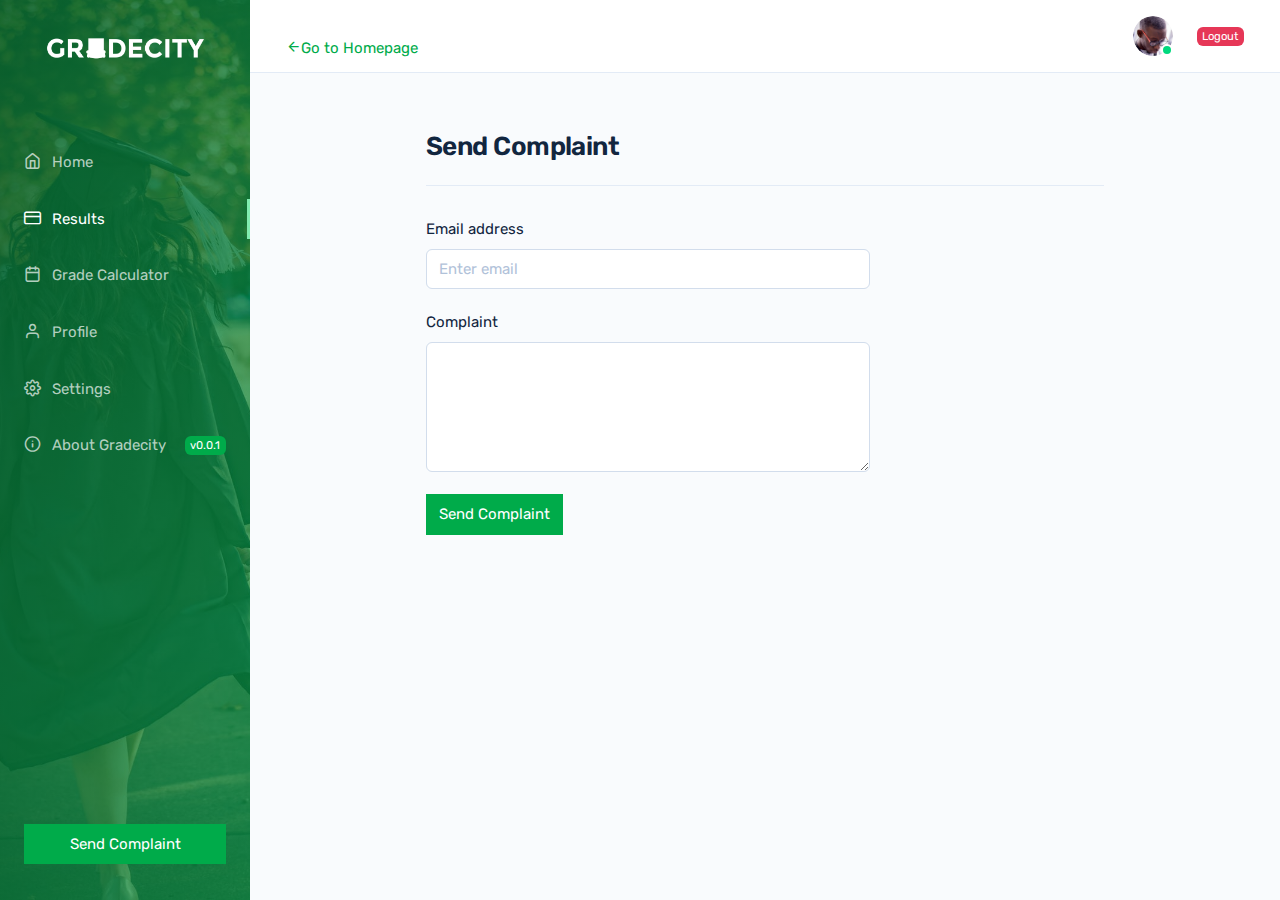
<file: sendComplaint.html>
<!doctype html>
<html lang="en">

<head>
    <meta charset="utf-8">
    <meta name="viewport" content="width=device-width, initial-scale=1, shrink-to-fit=no">
    <meta name="description" content="A fully featured admin theme which can be used to build CRM, CMS, etc.">

    <!-- Libs CSS -->
    <link rel="stylesheet" href="./assets/fonts/feather/feather.min.css">

    <link rel="shortcut icon" href="./assets/img/favicon.png">

    <!-- Theme CSS -->
    <link rel="stylesheet" href="./assets/css/custom.css" id="stylesheetLight">
    <link rel="stylesheet" href="./assets/css/custom-inner.css">
    <link rel="stylesheet" href="./assets/css/theme.min.css" id="stylesheetLight">

    <link rel="stylesheet" href="./assets/css/theme-dark.min.css" id="stylesheetDark">

    <style>
        body {
            display: none;
        }
    </style>


    <title>Gradecity - Dashboard</title>
</head>

<body>



    <!-- NAVIGATION
    ================================================== -->

    <nav class="navbar navbar-vertical fixed-left navbar-expand-md navbar-light navbar-bg" id="sidebar">
        <div class="container-fluid">

            <!-- Toggler -->
            <button class="navbar-toggler" type="button" data-toggle="collapse" data-target="#sidebarCollapse"
                aria-controls="sidebarCollapse" aria-expanded="false" aria-label="Toggle navigation">
                <span class="navbar-toggler-icon"></span>
            </button>

            <!-- Brand -->
            <a class="navbar-brand" href="index.html">
                <img src="./assets/img/logo-dark.png" class="navbar-brand-img 
            mx-auto" alt="...">
            </a>

            <!-- User (xs) -->
            <div class="navbar-user d-md-none">

                <!-- Dropdown -->
                <div class="dropdown">

                    <!-- Toggle -->
                    <a href="#!" id="sidebarIcon" class="dropdown-toggle" role="button" data-toggle="dropdown"
                        aria-haspopup="true" aria-expanded="false">
                        <div class="avatar avatar-sm avatar-online">
                            <img src="./assets/img/avatar.png" class="avatar-img rounded-circle" alt="...">
                        </div>
                    </a>

                    <!-- Menu -->
                    <div class="dropdown-menu dropdown-menu-right" aria-labelledby="sidebarIcon">
                        <a href="#" class="dropdown-item">Profile</a>
                        <a href="settings.html" class="dropdown-item">Settings</a>
                        <hr class="dropdown-divider">
                        <a href="sign-in.html" class="dropdown-item">Logout</a>
                    </div>

                </div>

            </div>

            <!-- Collapse -->
            <div class="collapse navbar-collapse" id="sidebarCollapse">

                <!-- Form -->
                <form class="mt-4 mb-3 d-md-none">
                    <div class="input-group input-group-rounded input-group-merge">
                        <input type="search" class="form-control form-control-rounded form-control-prepended"
                            placeholder="Search" aria-label="Search">
                        <div class="input-group-prepend">
                            <div class="input-group-text">
                                <span class="fe fe-search"></span>
                            </div>
                        </div>
                    </div>
                </form>


                <!-- Navigation -->
                <ul class="navbar-nav mb-md-4">
                    <li class="nav-item">
                        <a class="nav-link" href="index.html">
                            <i class="fe fe-home"></i> Home
                        </a>
                    </li>
                    <li class="nav-item">
                        <a class="nav-link active" href="results.html">
                            <i class="fe fe-credit-card"></i> Results
                        </a>
                    </li>
                    <li class="nav-item">
                        <a class="nav-link " href="gradCalculator.html">
                            <i class="fe fe-calendar"></i> Grade Calculator
                        </a>
                    </li>

                    <li class="nav-item">
                        <a class="nav-link " href="profile.html">
                            <i class="fe fe-user"></i> Profile
                        </a>
                    </li>
                    <li class="nav-item">
                        <a class="nav-link " href="settings.html">
                            <i class="fe fe-settings"></i> Settings
                        </a>
                    </li>
                    <li class="nav-item">
                        <a class="nav-link " href="about.html">
                            <i class="fe fe-info"></i> About Gradecity <span
                                class="badge badge-primary ml-auto">v0.0.1</span>
                        </a>
                    </li>
                </ul>

                <!-- Push content down -->
                <div class="mt-auto"></div>


                <!-- Customize -->
                <a href="#" class="btn btn-block btn-primary mb-4">
                    Send Complaint
                </a>


            </div> <!-- / .navbar-collapse -->

        </div>
    </nav>




    <!-- MAIN CONTENT
    ================================================== -->
    <div class="main-content">


        <nav class="navbar navbar-expand-md navbar-light d-none d-md-flex" id="topbar">
            <div class="container-fluid">

                <!-- Form -->
                <div class="mr-4 d-none d-md-flex pt-4">
                    <a href="#"> <span class="fe fe-arrow-left"></span>Go to Homepage</a>
                </div>

                <!-- User -->
                <div class="navbar-user">
                    <!-- Dropdown -->
                    <div class="dropdown">

                        <!-- Toggle -->
                        <a href="#" class="avatar avatar-sm avatar-online dropdown-toggle" role="button"
                            data-toggle="dropdown" aria-haspopup="true" aria-expanded="false">
                            <img src="./assets/img/avatar.png" alt="..." class="avatar-img rounded-circle">
                        </a>

                        <!-- Menu -->
                        <div class="dropdown-menu dropdown-menu-right">
                            <a href="#" class="dropdown-item">Profile</a>
                            <a href="settings.html" class="dropdown-item">Settings</a>
                            <hr class="dropdown-divider">
                            <a href="sign-in.html" class="dropdown-item">Logout</a>
                        </div>

                    </div>
                    <div class="dropdown ml-4 d-none d-md-flex">
                        <a href="#" class="" role="button" data-toggle="dropdown" aria-haspopup="true"
                            aria-expanded="false">
                            <span class="badge badge-danger">Logout</span>
                        </a>
                    </div>





                </div>

            </div>
        </nav>


        <div class="row justify-content-center">
            <div class="col-12 col-lg-10 col-xl-8">

                <!-- Header -->
                <div class="header mt-md-5">
                    <div class="header-body">
                        <div class="row align-items-center">
                            <div class="col">


                                <!-- Title -->
                                <h1 class="header-title">
                                    Send Complaint
                                </h1>

                            </div>

                        </div> <!-- / .row -->
                    </div>
                </div>

                <!-- Content -->
                <div class="row">
                    <div class="col-md-8">
                        <form>
                            <div class="form-group">
                                <label for="exampleInputEmail1">Email address</label>
                                <input type="email" class="form-control" id="exampleInputEmail1"
                                    placeholder="Enter email">
                            </div>
                            <div class="form-group">
                                <label for="complaint">Complaint</label>
                                <textarea class="form-control" name="" id="" rows="5"></textarea>
                            </div>
                            <button type="submit" class="btn btn-primary">Send Complaint</button>
                        </form>
                    </div>
                </div>
            </div>

        </div>
    </div>

    </div> <!-- / .main-content -->

    <!-- JAVASCRIPT
    ================================================== -->
    <!-- Libs JS -->
    <script src="./assets/libs/jquery/dist/jquery.min.js"></script>
    <script src="./assets/libs/bootstrap/dist/js/bootstrap.bundle.min.js"></script>


    <!-- Theme JS -->
    <script src="./assets/js/theme.min.js"></script>

</body>

</html>
</file>
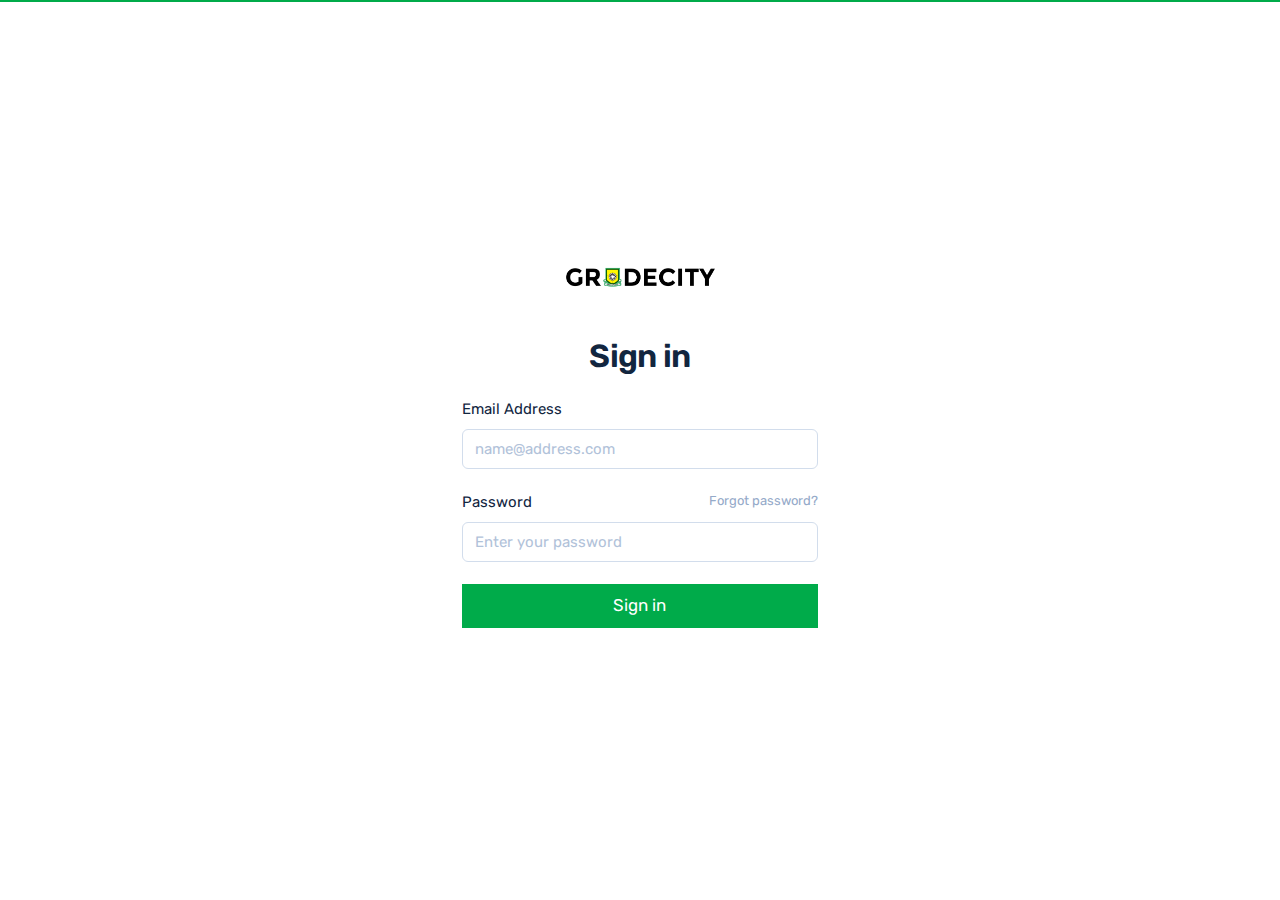
<file: sign-in.html>
<!doctype html>
<html lang="en">

<head>
  <meta charset="utf-8">
  <meta name="viewport" content="width=device-width, initial-scale=1, shrink-to-fit=no">
  <meta name="description" content="">

  <!-- Libs CSS -->
  <link rel="stylesheet" href="assets/fonts/feather/feather.min.css">
  <link rel="shortcut icon" href="assets/img/favicon.png">
  <!-- Theme CSS -->

  <link rel="stylesheet" href="assets/css/theme.min.css" id="stylesheetLight">

  <!-- Custom -->
  <link rel="stylesheet" href="assets/css/custom.css" id="stylesheetLight">
  <link rel="stylesheet" href="./assets/css/custom-inner.css">
  <style>
    body {
      display: none;
    }
  </style>


  <title>Gradecity - Dashboard</title>
</head>

<body class="d-flex align-items-center bg-auth border-top border-top-2 border-primary">

  <!-- CONTENT
    ================================================== -->
  <div class="container">
    <div class="row justify-content-center">
      <div class="col-12 col-md-5 col-xl-4 my-5">

        <div class="text-center">
          <a href="index.html">
            <img class="img-fluid form-logo" src="./assets/img/logo.png" />
          </a>
        </div>
        <!-- Heading -->
        <h3 class="display-4 text-center mb-4">
          Sign in
        </h3>

        <!-- Form -->
        <form>

          <!-- Email address -->
          <div class="form-group">

            <!-- Label -->
            <label>Email Address</label>

            <!-- Input -->
            <input type="email" class="form-control" placeholder="name@address.com">

          </div>

          <!-- Password -->
          <div class="form-group">

            <div class="row">
              <div class="col">

                <!-- Label -->
                <label>Password</label>

              </div>
              <div class="col-auto">

                <!-- Help text -->
                <a href="password-reset.html" class="form-text small text-muted">
                  Forgot password?
                </a>

              </div>
            </div> <!-- / .row -->

            <!-- Input group -->
            <div class="input-group input-group-merge">

              <!-- Input -->
              <input type="password" class="form-control" placeholder="Enter your password">


            </div>
          </div>

          <!-- Submit -->
          <button class="btn btn-lg btn-block btn-primary mb-3">
            Sign in
          </button>

          <!-- Link -->
          <div class="text-center">
            <!-- <small class="text-muted text-center">
              Don't have an account yet? <a href="sign-up.html">Sign up</a>.
            </small> -->
          </div>

        </form>

      </div>
    </div> <!-- / .row -->
  </div> <!-- / .container -->

  <!-- JAVASCRIPT
    ================================================== -->
  <!-- Libs JS -->
  <!-- Libs JS -->
  <script src="./assets/libs/jquery/dist/jquery.min.js"></script>
  <script src="./assets/libs/bootstrap/dist/js/bootstrap.bundle.min.js"></script>


  <!-- Theme JS -->
  <script src="./assets/js/theme.min.js"></script>

</body>

</html>
</file>
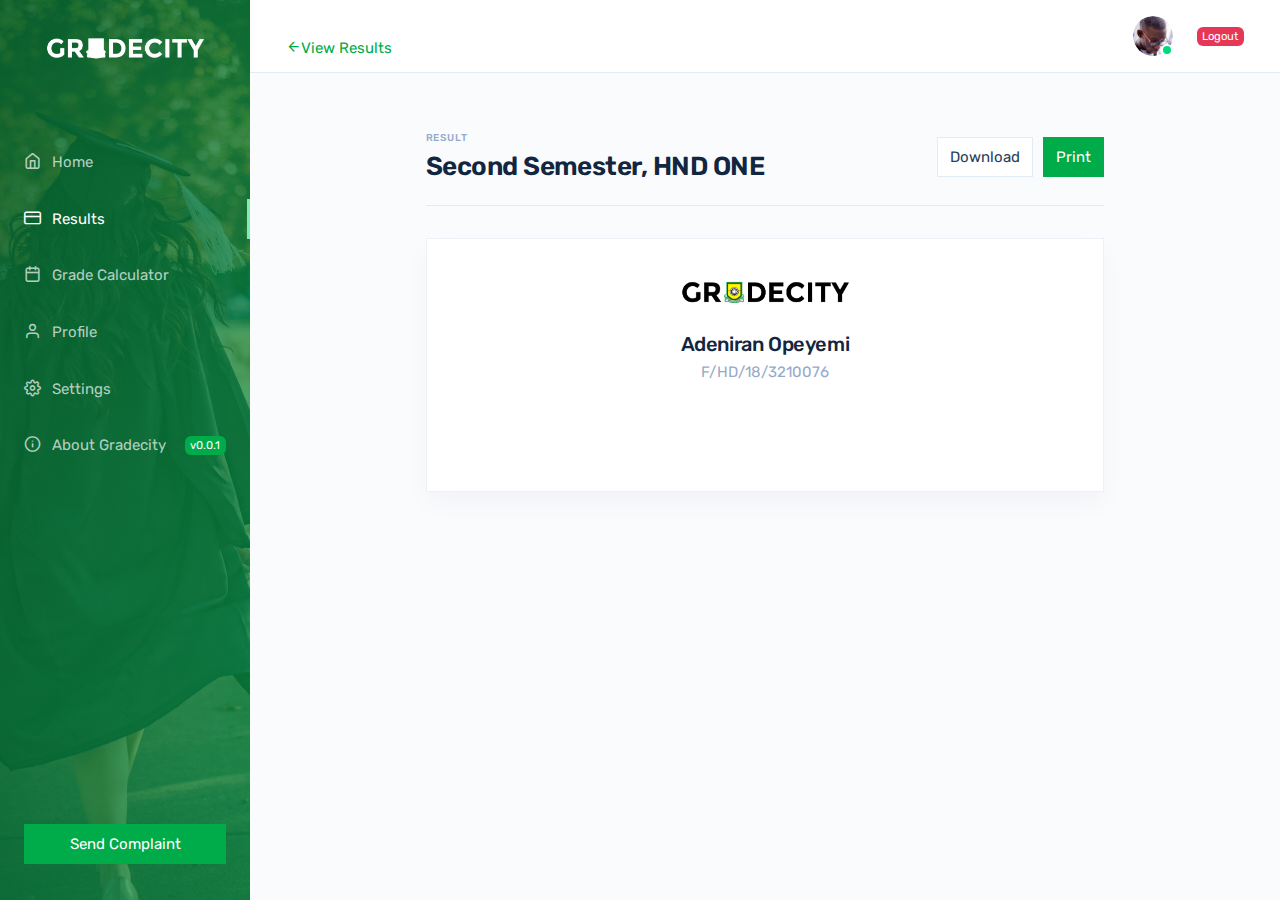
<file: viewResult.html>
<!doctype html>
<html lang="en">

<head>
    <meta charset="utf-8">
    <meta name="viewport" content="width=device-width, initial-scale=1, shrink-to-fit=no">
    <meta name="description" content="A fully featured admin theme which can be used to build CRM, CMS, etc.">

    <!-- Libs CSS -->
    <link rel="stylesheet" href="./assets/fonts/feather/feather.min.css">

    <link rel="shortcut icon" href="./assets/img/favicon.png">

    <!-- Theme CSS -->
    <link rel="stylesheet" href="./assets/css/custom.css" id="stylesheetLight">
    <link rel="stylesheet" href="./assets/css/custom-inner.css">
    <link rel="stylesheet" href="./assets/css/theme.min.css" id="stylesheetLight">

    <link rel="stylesheet" href="./assets/css/theme-dark.min.css" id="stylesheetDark">

    <style>
        body {
            display: none;
        }
    </style>


    <title>Gradecity - Dashboard</title>
</head>

<body>



    <!-- NAVIGATION
    ================================================== -->

    <nav class="navbar navbar-vertical fixed-left navbar-expand-md navbar-light navbar-bg" id="sidebar">
        <div class="container-fluid">

            <!-- Toggler -->
            <button class="navbar-toggler" type="button" data-toggle="collapse" data-target="#sidebarCollapse"
                aria-controls="sidebarCollapse" aria-expanded="false" aria-label="Toggle navigation">
                <span class="navbar-toggler-icon"></span>
            </button>

            <!-- Brand -->
            <a class="navbar-brand" href="index.html">
                <img src="./assets/img/logo-dark.png" class="navbar-brand-img 
            mx-auto" alt="...">
            </a>

            <!-- User (xs) -->
            <div class="navbar-user d-md-none">

                <!-- Dropdown -->
                <div class="dropdown">

                    <!-- Toggle -->
                    <a href="#!" id="sidebarIcon" class="dropdown-toggle" role="button" data-toggle="dropdown"
                        aria-haspopup="true" aria-expanded="false">
                        <div class="avatar avatar-sm avatar-online">
                            <img src="./assets/img/avatar.png" class="avatar-img rounded-circle" alt="...">
                        </div>
                    </a>

                    <!-- Menu -->
                    <div class="dropdown-menu dropdown-menu-right" aria-labelledby="sidebarIcon">
                        <a href="#" class="dropdown-item">Profile</a>
                        <a href="settings.html" class="dropdown-item">Settings</a>
                        <hr class="dropdown-divider">
                        <a href="sign-in.html" class="dropdown-item">Logout</a>
                    </div>

                </div>

            </div>

            <!-- Collapse -->
            <div class="collapse navbar-collapse" id="sidebarCollapse">

                <!-- Form -->
                <form class="mt-4 mb-3 d-md-none">
                    <div class="input-group input-group-rounded input-group-merge">
                        <input type="search" class="form-control form-control-rounded form-control-prepended"
                            placeholder="Search" aria-label="Search">
                        <div class="input-group-prepend">
                            <div class="input-group-text">
                                <span class="fe fe-search"></span>
                            </div>
                        </div>
                    </div>
                </form>


                <!-- Navigation -->
                <ul class="navbar-nav mb-md-4">
                    <li class="nav-item">
                        <a class="nav-link" href="index.html">
                            <i class="fe fe-home"></i> Home
                        </a>
                    </li>
                    <li class="nav-item">
                        <a class="nav-link active" href="results.html">
                            <i class="fe fe-credit-card"></i> Results
                        </a>
                    </li>
                    <li class="nav-item">
                        <a class="nav-link " href="gradCalculator.html">
                            <i class="fe fe-calendar"></i> Grade Calculator
                        </a>
                    </li>

                    <li class="nav-item">
                        <a class="nav-link " href="profile.html">
                            <i class="fe fe-user"></i> Profile
                        </a>
                    </li>
                    <li class="nav-item">
                        <a class="nav-link " href="settings.html">
                            <i class="fe fe-settings"></i> Settings
                        </a>
                    </li>
                    <li class="nav-item">
                        <a class="nav-link " href="about.html">
                            <i class="fe fe-info"></i> About Gradecity <span
                                class="badge badge-primary ml-auto">v0.0.1</span>
                        </a>
                    </li>
                </ul>

                <!-- Push content down -->
                <div class="mt-auto"></div>


                <!-- Customize -->
                <a href="#" class="btn btn-block btn-primary mb-4">
                    Send Complaint
                </a>


            </div> <!-- / .navbar-collapse -->

        </div>
    </nav>




    <!-- MAIN CONTENT
    ================================================== -->
    <div class="main-content">


        <nav class="navbar navbar-expand-md navbar-light d-none d-md-flex" id="topbar">
            <div class="container-fluid">

                <!-- Form -->
                <div class="mr-4 d-none d-md-flex pt-4">
                    <a href="#"> <span class="fe fe-arrow-left"></span>View Results</a>
                </div>

                <!-- User -->
                <div class="navbar-user">
                    <!-- Dropdown -->
                    <div class="dropdown">

                        <!-- Toggle -->
                        <a href="#" class="avatar avatar-sm avatar-online dropdown-toggle" role="button"
                            data-toggle="dropdown" aria-haspopup="true" aria-expanded="false">
                            <img src="./assets/img/avatar.png" alt="..." class="avatar-img rounded-circle">
                        </a>

                        <!-- Menu -->
                        <div class="dropdown-menu dropdown-menu-right">
                            <a href="#" class="dropdown-item">Profile</a>
                            <a href="settings.html" class="dropdown-item">Settings</a>
                            <hr class="dropdown-divider">
                            <a href="sign-in.html" class="dropdown-item">Logout</a>
                        </div>

                    </div>
                    <div class="dropdown ml-4 d-none d-md-flex">
                        <a href="#" class="" role="button" data-toggle="dropdown" aria-haspopup="true"
                            aria-expanded="false">
                            <span class="badge badge-danger">Logout</span>
                        </a>
                    </div>





                </div>

            </div>
        </nav>


        <div class="row justify-content-center">
            <div class="col-12 col-lg-10 col-xl-8">

                <!-- Header -->
                <div class="header mt-md-5">
                    <div class="header-body">
                        <div class="row align-items-center">
                            <div class="col">

                                <!-- Pretitle -->
                                <h6 class="header-pretitle">
                                    Result
                                </h6>

                                <!-- Title -->
                                <h1 class="header-title">
                                    Second Semester, HND ONE
                                </h1>

                            </div>
                            <div class="col-auto">

                                <!-- Buttons -->
                                <a href="#!" class="btn btn-white lift">
                                    Download
                                </a>
                                <a href="#!" class="btn btn-primary ml-2 lift">
                                    Print
                                </a>

                            </div>
                        </div> <!-- / .row -->
                    </div>
                </div>

                <!-- Content -->
                <div class="card card-body p-5">
                    <div class="row">
                        <div class="col text-center">

                            <!-- Logo -->
                            <img src="assets/img/logo.png" alt="..." class="img-fluid mb-4" style="max-width: 10.5rem;">

                            <!-- Title -->
                            <h2 class="mb-2">
                                Adeniran Opeyemi
                            </h2>

                            <!-- Text -->
                            <p class="text-muted mb-6">
                                F/HD/18/3210076
                            </p>

                        </div>
                    </div>
                    <!-- <div class="row">
                        <div class="col-12">
                            <div class="table-responsive">
                                <table class="table my-4">
                                    <thead>
                                        <tr>
                                            <th class="px-0 bg-transparent border-top-0">
                                                <span class="h6">Description</span>
                                            </th>
                                            <th class="px-0 bg-transparent border-top-0">
                                                <span class="h6">Hours</span>
                                            </th>
                                            <th class="px-0 bg-transparent border-top-0 text-right">
                                                <span class="h6">Cost</span>
                                            </th>
                                        </tr>
                                    </thead>
                                    <tbody>
                                        <tr>
                                            <td class="px-0">
                                                Custom theme development
                                            </td>
                                            <td class="px-0">
                                                125
                                            </td>
                                            <td class="px-0 text-right">
                                                $6,250
                                            </td>
                                        </tr>
                                        <tr>
                                            <td class="px-0">
                                                Logo design
                                            </td>
                                            <td class="px-0">
                                                15
                                            </td>
                                            <td class="px-0 text-right">
                                                $750
                                            </td>
                                        </tr>
                                        <tr>
                                            <td class="px-0 border-top border-top-2">
                                                <strong>Total amount due</strong>
                                            </td>
                                            <td colspan="2" class="px-0 text-right border-top border-top-2">
                                                <span class="h3">
                                                    $7,000
                                                </span>
                                            </td>
                                        </tr>
                                    </tbody>
                                </table>
                            </div>

                            <hr class="my-5">
                            <h6 class="text-uppercase">
                                Notes
                            </h6>
                            <p class="text-muted mb-0">
                                We really appreciate your business and if there’s anything else we can do, please let us
                                know! Also, should you need us to add VAT or anything else to this order, it’s super
                                easy since this is a template, so just ask!
                            </p>

                        </div>
                    </div> -->
                </div>

            </div>
        </div>

    </div> <!-- / .main-content -->

    <!-- JAVASCRIPT
    ================================================== -->
    <!-- Libs JS -->
    <script src="./assets/libs/jquery/dist/jquery.min.js"></script>
    <script src="./assets/libs/bootstrap/dist/js/bootstrap.bundle.min.js"></script>


    <!-- Theme JS -->
    <script src="./assets/js/theme.min.js"></script>

</body>

</html>
</file>
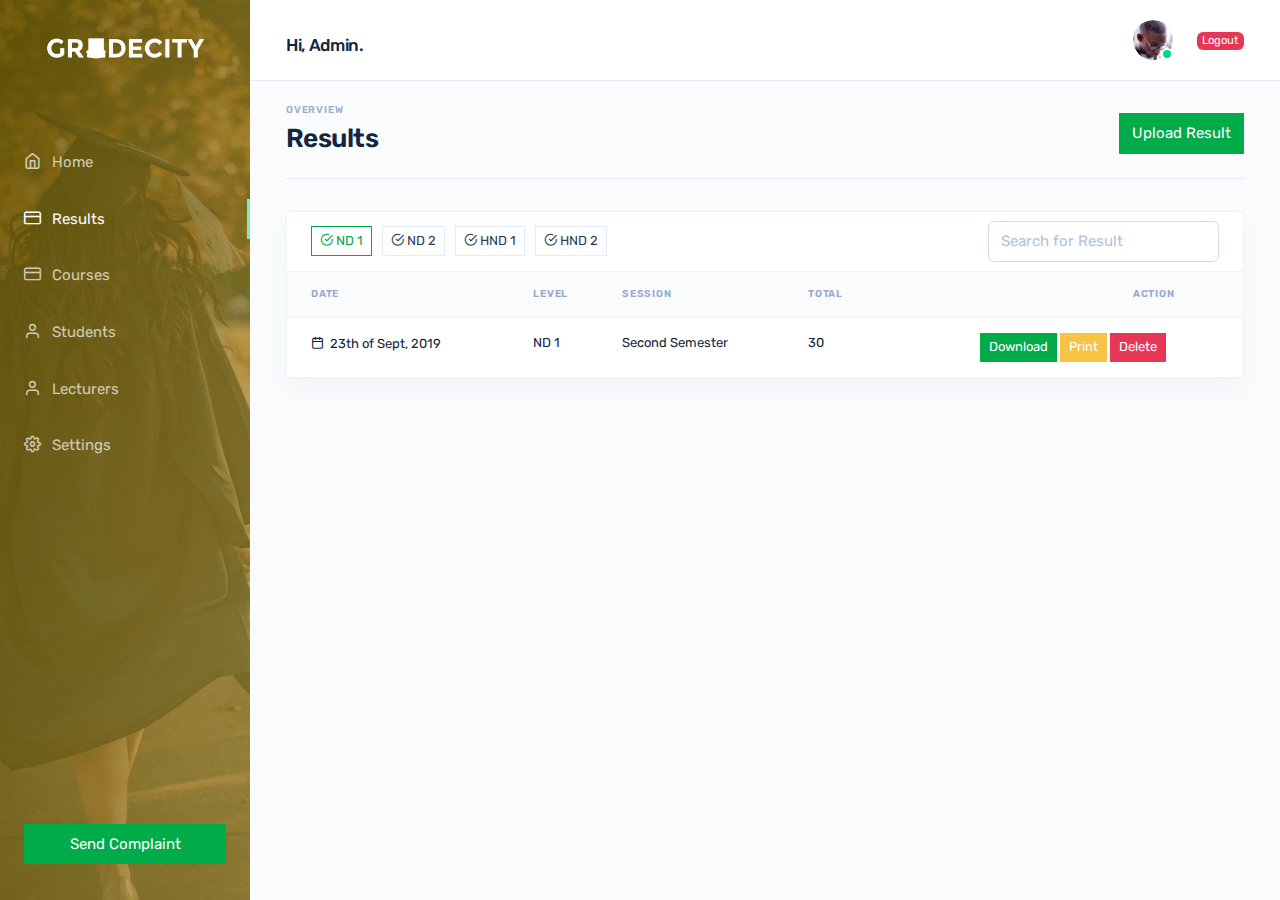
<file: admin/results.html>
<!doctype html>
<html lang="en">

<head>
    <meta charset="utf-8">
    <meta name="viewport" content="width=device-width, initial-scale=1, shrink-to-fit=no">
    <meta name="description" content="">

    <!-- Libs CSS -->
    <link rel="stylesheet" href="../assets/fonts/feather/feather.min.css">
    <link rel="stylesheet" href="../assets/libs/highlight.js/styles/vs2015.css">
    <link rel="stylesheet" href="../assets/libs/quill/dist/quill.core.css">
    <link rel="stylesheet" href="../assets/libs/select2/dist/css/select2.min.css">
    <link rel="stylesheet" href="../assets/libs/flatpickr/dist/flatpickr.min.css">
    <link rel="shortcut icon" href="../assets/img/bookings/favicon.png">

    <!-- Theme CSS -->
    <link rel="stylesheet" href="../assets/css/custom.css" id="stylesheetLight">
    <link rel="stylesheet" href="../assets/css/custom-inner.css">
    <link rel="stylesheet" href="../assets/css/theme.min.css" id="stylesheetLight">

    <link rel="stylesheet" href="../assets/css/theme-dark.min.css" id="stylesheetDark">

    <style>
        body {
            display: none;
        }

        .bg-vibrant-admin {
            background-image: linear-gradient(to bottom right, #655504de, #c5a53599),
                url(../assets/img/covers/gradd.jpeg) !important;
        }
    </style>


    <title>Gradecity - Dashboard</title>
</head>

<body>

    <!-- MODALS
    ================================================== -->
    <div class="modal fade" id="leftSideSlide" tabindex="-1" role="dialog" aria-hidden="true">
        <div class="modal-dialog modal-dialog-vertical" role="document">
            <div class="modal-content">
                <div class="modal-body" data-toggle="lists" data-lists-values='["name"]'>

                    <!-- List group -->
                    <div class="my--3">
                        <div class="list-group list-group-flush list mv-list">
                            <div class="list-group-item px-0">
                                <div class="row align-items-center">
                                    <div class="col ml--2">

                                        <!-- Title -->
                                        <h2 class="text-body mb-1 name font-weight-bold">
                                            Upload Result
                                        </h2>
                                    </div>
                                </div> <!-- / .row -->
                            </div>
                            <hr class="mb-2">
                            <div class="mb-3">
                                <div class="">
                                    <div class="row">
                                        <div class="form-group col-md-12">
                                            <label class="small">Class</label>
                                            <select name="" id="" class="form-control">
                                                <option value="">ND 1</option>
                                                <option value="">ND 2</option>
                                                <option value="">HND 1</option>
                                                <option value="">HND 2</option>
                                            </select>
                                        </div>


                                        <div class="form-group col-md-12">
                                            <label class="small">Session</label>
                                            <select name="" id="" class="form-control">
                                                <option value="">First Semester</option>
                                                <option value="">Second Semester</option>
                                            </select>
                                        </div>
                                        <div class="form-group col-md-12">
                                            <label class="small">Course</label>
                                            <select name="" id="" class="form-control">
                                                <option value="">Data Structure</option>
                                                <option value="">Software Engineering</option>
                                            </select>
                                        </div>
                                    </div>
                                    <div class="dropzone dropzone-single mb-3 dz-clickable" data-toggle="dropzone"
                                        data-dropzone-url="http://">
                                        <div class="dz-preview dz-preview-single"></div>

                                        <div class="dz-default dz-message"><span>Drop files here to
                                                upload</span></div>
                                    </div>
                                </div>
                            </div>

                            <div class="mt-5 text-center">
                                <a href="#" class="btn btn-primary btn-block">Upload Result</a>
                            </div>
                        </div>
                    </div>

                </div>
            </div>
        </div>
    </div>



    <!-- NAVIGATION
    ================================================== -->

    <nav class="navbar navbar-vertical fixed-left navbar-expand-md navbar-light navbar-bg bg-vibrant-admin"
        id="sidebar">
        <div class="container-fluid">

            <!-- Toggler -->
            <button class="navbar-toggler" type="button" data-toggle="collapse" data-target="#sidebarCollapse"
                aria-controls="sidebarCollapse" aria-expanded="false" aria-label="Toggle navigation">
                <span class="navbar-toggler-icon"></span>
            </button>

            <!-- Brand -->
            <a class="navbar-brand" href="index.html">
                <img src="../assets/img/logo-dark.png" class="navbar-brand-img 
            mx-auto" alt="...">
            </a>

            <!-- User (xs) -->
            <div class="navbar-user d-md-none">

                <!-- Dropdown -->
                <div class="dropdown">

                    <!-- Toggle -->
                    <a href="#!" id="sidebarIcon" class="dropdown-toggle" role="button" data-toggle="dropdown"
                        aria-haspopup="true" aria-expanded="false">
                        <div class="avatar avatar-sm avatar-online">
                            <img src="../assets/img/avatar.png" class="avatar-img rounded-circle" alt="...">
                        </div>
                    </a>

                    <!-- Menu -->
                    <div class="dropdown-menu dropdown-menu-right" aria-labelledby="sidebarIcon">
                        <a href="#" class="dropdown-item">Profile</a>
                        <a href="settings.html" class="dropdown-item">Settings</a>
                        <hr class="dropdown-divider">
                        <a href="sign-in.html" class="dropdown-item">Logout</a>
                    </div>

                </div>

            </div>

            <!-- Collapse -->
            <div class="collapse navbar-collapse" id="sidebarCollapse">

                <!-- Form -->
                <form class="mt-4 mb-3 d-md-none">
                    <div class="input-group input-group-rounded input-group-merge">
                        <input type="search" class="form-control form-control-rounded form-control-prepended"
                            placeholder="Search" aria-label="Search">
                        <div class="input-group-prepend">
                            <div class="input-group-text">
                                <span class="fe fe-search"></span>
                            </div>
                        </div>
                    </div>
                </form>


                <!-- Navigation -->
                <ul class="navbar-nav mb-md-4">
                    <li class="nav-item">
                        <a class="nav-link" href="index.html">
                            <i class="fe fe-home"></i> Home
                        </a>
                    </li>
                    <li class="nav-item">
                        <a class="nav-link active" href="results.html">
                            <i class="fe fe-credit-card"></i> Results
                        </a>
                    </li>
                    <li class="nav-item">
                        <a class="nav-link " href="courses.html">
                            <i class="fe fe-credit-card"></i> Courses
                        </a>
                    </li>
                    <li class="nav-item">
                        <a class="nav-link " href="student.html">
                            <i class="fe fe-user"></i> Students
                        </a>
                    </li>

                    <li class="nav-item">
                        <a class="nav-link " href="lecturers.html">
                            <i class="fe fe-user"></i> Lecturers
                        </a>
                    </li>
                    <li class="nav-item">
                        <a class="nav-link " href="settings.html">
                            <i class="fe fe-settings"></i> Settings
                        </a>
                    </li>
                </ul>

                <!-- Push content down -->
                <div class="mt-auto"></div>


                <!-- Customize -->
                <a href="sendComplaint.html" class="btn btn-block btn-primary mb-4">
                    Send Complaint
                </a>


            </div> <!-- / .navbar-collapse -->

        </div>
    </nav>




    <!-- MAIN CONTENT
    ================================================== -->
    <div class="main-content">


        <nav class="navbar navbar-expand-md navbar-light d-none d-md-flex" id="topbar">
            <div class="container-fluid">

                <!-- Form -->
                <div class="mr-4 d-none d-md-flex pt-4">
                    <h3>Hi, Admin. </h3>
                </div>

                <!-- User -->
                <div class="navbar-user">
                    <!-- Dropdown -->
                    <div class="dropdown">

                        <!-- Toggle -->
                        <a href="#" class="avatar avatar-sm avatar-online dropdown-toggle" role="button"
                            data-toggle="dropdown" aria-haspopup="true" aria-expanded="false">
                            <img src="../assets/img/avatar.png" alt="..." class="avatar-img rounded-circle">
                        </a>

                        <!-- Menu -->
                        <div class="dropdown-menu dropdown-menu-right">
                            <a href="#" class="dropdown-item">Profile</a>
                            <a href="settings.html" class="dropdown-item">Settings</a>
                            <hr class="dropdown-divider">
                            <a href="sign-in.html" class="dropdown-item">Logout</a>
                        </div>

                    </div>
                    <div class="dropdown ml-4 d-none d-md-flex">
                        <a href="#" class="" role="button" data-toggle="dropdown" aria-haspopup="true"
                            aria-expanded="false">
                            <span class="badge badge-danger">Logout</span>
                        </a>
                    </div>





                </div>

            </div>
        </nav>


        <!-- HEADER -->
        <div class="header">
            <div class="container-fluid">

                <!-- Body -->
                <div class="header-body">
                    <div class="row align-items-end">
                        <div class="col">

                            <!-- Pretitle -->
                            <h6 class="header-pretitle">
                                Overview
                            </h6>

                            <!-- Title -->
                            <h1 class="header-title">
                                Results
                            </h1>

                        </div>
                        <div class="col-auto">

                            <!-- Button -->
                            <a href="#leftSideSlide" data-toggle="modal" href="#!" class="btn btn-primary">
                                Upload Result
                            </a>

                        </div>
                    </div> <!-- / .row -->
                </div> <!-- / .header-body -->

            </div>
        </div> <!-- / .header -->

        <!-- CARDS -->
        <div class="container-fluid">

            <div class="row">
                <div class="col-md-12">
                    <div class="card">
                        <div class="card-header">
                            <div class="row align-items-center">
                                <div class="col">
                                    <div class="btn-group-toggle" data-toggle="buttons">
                                        <label class="btn btn-white mr-2 btn-sm active">
                                            <input type="radio" name="options" id="option1" checked=""> <i
                                                class="fe fe-check-circle"></i> ND 1
                                        </label>
                                        <label class="btn btn-white mr-2 btn-sm">
                                            <input type="radio" name="options" id="option2"> <i
                                                class="fe fe-check-circle"></i> ND 2
                                        </label>
                                        <label class="btn btn-white mr-2 btn-sm">
                                            <input type="radio" name="options" id="option3"> <i
                                                class="fe fe-check-circle"></i> HND 1
                                        </label>
                                        <label class="btn btn-white mr-2 btn-sm">
                                            <input type="radio" name="options" id="option4"> <i
                                                class="fe fe-check-circle"></i> HND 2
                                        </label>
                                    </div>
                                </div>
                                <div class="col-auto">
                                    <input type="text" placeholder="Search for Result" class="form-control">
                                </div>
                            </div> <!-- / .row -->
                        </div>
                        <div class="table-responsive mb-0">
                            <table class="table table-sm table-nowrap card-table">
                                <thead>
                                    <tr>
                                        <th>
                                            <a href="#" class="text-muted sort">
                                                Date
                                            </a>
                                        </th>
                                        <th>
                                            <a href="#" class="text-muted sort">
                                                Level
                                            </a>
                                        </th>
                                        <th>
                                            <a href="#" class="text-muted sort">
                                                Session
                                            </a>
                                        </th>
                                        <th>
                                            <a href="#" class="text-muted sort">
                                                Total
                                            </a>
                                        </th>
                                        <th class="text-right">
                                            Action
                                        </th>
                                        <th></th>
                                    </tr>
                                </thead>
                                <tbody class="list">
                                    <tr>
                                        <td>
                                            <span class="fe fe-calendar pr-1"></span> 23th of Sept, 2019
                                        </td>
                                        <td>
                                            ND 1
                                        </td>
                                        <td>
                                            Second Semester
                                        </td>
                                        <td>
                                            30
                                        </td>
                                        <td class="text-right">
                                            <a href="#" class="btn btn-primary text-white btn-sm">Download</a>
                                            <a class="btn btn-warning text-white btn-sm">Print</a>
                                            <a class="btn btn-danger text-white btn-sm">Delete</a>
                                        </td>
                                    </tr>
                                </tbody>
                            </table>
                        </div>
                    </div>
                </div>
            </div>
        </div>

    </div> <!-- / .main-content -->

    <!-- JAVASCRIPT
    ================================================== -->
    <!-- JAVASCRIPT
    ================================================== -->
    <!-- Libs JS -->
    <script src="../assets/libs/jquery/dist/jquery.min.js"></script>
    <script src="../assets/libs/bootstrap/dist/js/bootstrap.bundle.min.js"></script>
    <script src="../assets/libs/chart.js/dist/Chart.min.js"></script>
    <script src="../assets/libs/chart.js/Chart.extension.min.js"></script>
    <script src="../assets/libs/highlightjs/highlight.pack.min.js"></script>
    <script src="../assets/libs/flatpickr/dist/flatpickr.min.js"></script>
    <script src="../assets/libs/jquery-mask-plugin/dist/jquery.mask.min.js"></script>
    <script src="../assets/libs/list.js/dist/list.min.js"></script>
    <script src="../assets/libs/quill/dist/quill.min.js"></script>
    <script src="../assets/libs/dropzone/dist/min/dropzone.min.js"></script>
    <script src="../assets/libs/select2/dist/js/select2.min.js"></script>

    <!-- Theme JS -->
    <script src="../assets/js/theme.min.js"></script>

</body>

</html>
</file>
<file: assets/css/custom.css>
@import url('https://fonts.googleapis.com/css?family=Rubik:400,700&display=swap');
body,
html {
  font-family: 'Rubik', sans-serif !important;
}

.form-logo {
  width: 150px;
  margin-bottom: 47px;
  text-align: center;
}

.card-slim {
  padding: 1rem;
}

.cardunsel span {
  color: black;
}

.cardunsel-active {
  background: #f18e2d;
}

.cardunsel-active span {
  color: white;
}
.cardunsel-active h6 {
  color: #ffffff80 !important;
}
.form-header {
  margin-bottom: 65px;
}

.link-back {
  font-size: 18px;
  font-weight: lighter;
  color: #f18e2d;
  float: left;
  margin-top: 7px;
}

.full-width {
  width: 100%;
}
.dots-bg {
  position: absolute;
  bottom: 0px;
  left: -131px;
  width: 300px;
}

.modalcard-height {
  max-height: 473px !important;
}

.text-color {
  color: #f18e2d;
}
.addiconn {
  display: inline-block;
  float: right;
}

.error-head {
  font-size: 10em;
  color: black;
  text-shadow: 4px 3px #ffffff, 8px 8px #f18e2d73;
}

.logouticon {
  height: 60px;
  background: #f18f2d;
  width: 60px;
  color: white;
  text-align: center;
  font-size: 23px;
  border-radius: 44px;
  line-height: 2.5;
  position: absolute;
  right: 30px;
  top: 30px;
}
.logouticon:hover {
  background: #f18f2d;
  color: white;
}

.senddispute {
  border: 1px solid gainsboro;
  padding: 23px 23px;
  border-radius: 6px;
  margin-top: 43px;
}

.promocode {
  padding: 15px 23px;
  border-radius: 5px;
}
.promoInput {
  display: none;
}
</file>
<file: assets/css/custom-inner.css>
.navbar-bg {
  /* background-image: url(../img/dots.svg);
  background-repeat: no-repeat;
  background-position: -120px 110%;
  background-size: 230px; */
}
.header-title {
  font-weight: 600;
}
a.premium-btn {
  background: linear-gradient(45deg, #714007, #bb8e5b, #714007);
  border: 0px;
  color: white;
}
a.premium-btn :hover {
  color: white !important;
}
.mv-list {
  margin-top: 30px;
}
.cancel-ap {
  position: absolute;
  bottom: 45px;
}
.cancel-wid {
  width: 80%;
}
.bank-card {
  border-radius: 4px;
  padding: 3px;
  box-shadow: 0 3px 3px rgba(0, 0, 0, 0.01), 0 3px 3px rgba(0, 0, 0, 0.01);
}

.bank-primm {
  background: url(../img/bookings/cardbg-ii.svg);
  background-size: cover;
  background-position: center;
  position: relative;
}

.bank-default {
  background: url(../img/bookings/cardbg.svg);
  background-size: cover;
  background-position: center;
  position: relative;
}

.card-design {
  height: 200px;
  width: 200px;
  position: absolute;
  border-radius: 400px;
  left: -35px;
  background: #0000000d;
}

.card-type {
  width: 50px;
  float: right;
  margin-right: 32px;
}

.card-expires {
  text-transform: uppercase;
  padding-top: 10px;
  color: #ffffff94;
  font-size: 12px;
  letter-spacing: 1.4px;
}

.card-links {
  margin-bottom: 150px;
}

.card-links a {
  padding: 10px 10px;
}

.card-links a.active {
  color: #74c947;
  border-bottom: 2px solid #74c947;
}

.bank-custom {
  background: #dfe5ef;
}

.mv-card-date {
  margin-top: 27px;
}
.slider-padding div {
  margin: 5px;
}
.text-black {
  color: black;
}

.dashboard-creative .bg-vibrant {
  background-image: linear-gradient(
      to bottom right,
      rgba(0, 0, 0, 0.79),
      rgba(0, 0, 0, 0.52)
    ),
    url(../img/covers/sidebar-cover.jpg) !important;
}

.bg-vibrant {
  background-image: linear-gradient(to bottom right, #04652ede, #00ab4a99),
    url(../img/covers/gradd.jpeg) !important;
}

.card-prem {
  background: url(../img/bookings/prem-bg.svg);
  background-repeat: no-repeat;
  background-size: cover;
  color: white;
}
.bank-action {
  position: absolute;
  bottom: 10px;
  right: 9px;
}

.top-profile {
  height: 200px;
  width: 100%;
  background-size: cover;
  background-position: center;
}
.photos-div {
  position: relative;
}
.photos-div a {
  position: absolute;
  right: 15px;
  top: 16px;
}
.premiumcard {
  border-left: 4px solid #bf9467 !important;
}
.premcolor {
  color: #bf9467 !important;
}
a.premium-btn:hover {
  color: white;
}
.codepromo {
  font-size: 4em;
  font-weight: bold;
  text-align: center;
  margin-top: 34px;
}
.btn,
.card {
  border-radius: 0px !important;
}
/* Mobile Query */
@media (max-width: 576px) {
  .navbar-bg {
    background-image: none;
  }
}
@media (min-width: 768px) {
  .navbar-vertical.navbar-expand-md .navbar-brand-img {
    max-height: 2rem !important;
    margin-bottom: 50px;
  }
  .navbar-vertical.navbar-expand-md .navbar-nav .nav-link {
    padding: 1rem 1.5rem !important;
  }
  .navbar-vertical.navbar-expand-md .navbar-nav .nav-link.active:before {
    top: 0.5rem !important;
    right: auto !important;
    bottom: 0.5rem !important;
    right: 0 !important;
    border-bottom: 0 !important;
    border-left: 0px !important;
    border-right: 3px solid #81edb0 !important;
  }
}
</file>
<file: assets/libs/highlight.js/styles/vs2015.css>
.hljs {
  display: block;
  overflow-x: auto;
  padding: 0.5em;
  background: #1e1e1e;
  color: #dcdcdc;
}

.hljs-keyword,
.hljs-literal,
.hljs-symbol,
.hljs-name {
  color: #569cd6;
}
.hljs-link {
  color: #569cd6;
  text-decoration: underline;
}

.hljs-built_in,
.hljs-type {
  color: #4ec9b0;
}

.hljs-number,
.hljs-class {
  color: #b8d7a3;
}

.hljs-string,
.hljs-meta-string {
  color: #d69d85;
}

.hljs-regexp,
.hljs-template-tag {
  color: #9a5334;
}

.hljs-subst,
.hljs-function,
.hljs-title,
.hljs-params,
.hljs-formula {
  color: #dcdcdc;
}

.hljs-comment,
.hljs-quote {
  color: #57a64a;
  font-style: italic;
}

.hljs-doctag {
  color: #608b4e;
}

.hljs-meta,
.hljs-meta-keyword,
.hljs-tag {
  color: #9b9b9b;
}

.hljs-variable,
.hljs-template-variable {
  color: #bd63c5;
}

.hljs-attr,
.hljs-attribute,
.hljs-builtin-name {
  color: #9cdcfe;
}

.hljs-section {
  color: gold;
}

.hljs-emphasis {
  font-style: italic;
}

.hljs-strong {
  font-weight: bold;
}

/*.hljs-code {
  font-family:'Monospace';
}*/

.hljs-bullet,
.hljs-selector-tag,
.hljs-selector-id,
.hljs-selector-class,
.hljs-selector-attr,
.hljs-selector-pseudo {
  color: #d7ba7d;
}

.hljs-addition {
  background-color: #144212;
  display: inline-block;
  width: 100%;
}

.hljs-deletion {
  background-color: #600;
  display: inline-block;
  width: 100%;
}
</file>
<file: assets/libs/quill/dist/quill.core.css>
/*!
 * Quill Editor v1.3.6
 * https://quilljs.com/
 * Copyright (c) 2014, Jason Chen
 * Copyright (c) 2013, salesforce.com
 */
.ql-container {
  box-sizing: border-box;
  font-family: Helvetica, Arial, sans-serif;
  font-size: 13px;
  height: 100%;
  margin: 0px;
  position: relative;
}
.ql-container.ql-disabled .ql-tooltip {
  visibility: hidden;
}
.ql-container.ql-disabled .ql-editor ul[data-checked] > li::before {
  pointer-events: none;
}
.ql-clipboard {
  left: -100000px;
  height: 1px;
  overflow-y: hidden;
  position: absolute;
  top: 50%;
}
.ql-clipboard p {
  margin: 0;
  padding: 0;
}
.ql-editor {
  box-sizing: border-box;
  line-height: 1.42;
  height: 100%;
  outline: none;
  overflow-y: auto;
  padding: 12px 15px;
  tab-size: 4;
  -moz-tab-size: 4;
  text-align: left;
  white-space: pre-wrap;
  word-wrap: break-word;
}
.ql-editor > * {
  cursor: text;
}
.ql-editor p,
.ql-editor ol,
.ql-editor ul,
.ql-editor pre,
.ql-editor blockquote,
.ql-editor h1,
.ql-editor h2,
.ql-editor h3,
.ql-editor h4,
.ql-editor h5,
.ql-editor h6 {
  margin: 0;
  padding: 0;
  counter-reset: list-1 list-2 list-3 list-4 list-5 list-6 list-7 list-8 list-9;
}
.ql-editor ol,
.ql-editor ul {
  padding-left: 1.5em;
}
.ql-editor ol > li,
.ql-editor ul > li {
  list-style-type: none;
}
.ql-editor ul > li::before {
  content: '\2022';
}
.ql-editor ul[data-checked=true],
.ql-editor ul[data-checked=false] {
  pointer-events: none;
}
.ql-editor ul[data-checked=true] > li *,
.ql-editor ul[data-checked=false] > li * {
  pointer-events: all;
}
.ql-editor ul[data-checked=true] > li::before,
.ql-editor ul[data-checked=false] > li::before {
  color: #777;
  cursor: pointer;
  pointer-events: all;
}
.ql-editor ul[data-checked=true] > li::before {
  content: '\2611';
}
.ql-editor ul[data-checked=false] > li::before {
  content: '\2610';
}
.ql-editor li::before {
  display: inline-block;
  white-space: nowrap;
  width: 1.2em;
}
.ql-editor li:not(.ql-direction-rtl)::before {
  margin-left: -1.5em;
  margin-right: 0.3em;
  text-align: right;
}
.ql-editor li.ql-direction-rtl::before {
  margin-left: 0.3em;
  margin-right: -1.5em;
}
.ql-editor ol li:not(.ql-direction-rtl),
.ql-editor ul li:not(.ql-direction-rtl) {
  padding-left: 1.5em;
}
.ql-editor ol li.ql-direction-rtl,
.ql-editor ul li.ql-direction-rtl {
  padding-right: 1.5em;
}
.ql-editor ol li {
  counter-reset: list-1 list-2 list-3 list-4 list-5 list-6 list-7 list-8 list-9;
  counter-increment: list-0;
}
.ql-editor ol li:before {
  content: counter(list-0, decimal) '. ';
}
.ql-editor ol li.ql-indent-1 {
  counter-increment: list-1;
}
.ql-editor ol li.ql-indent-1:before {
  content: counter(list-1, lower-alpha) '. ';
}
.ql-editor ol li.ql-indent-1 {
  counter-reset: list-2 list-3 list-4 list-5 list-6 list-7 list-8 list-9;
}
.ql-editor ol li.ql-indent-2 {
  counter-increment: list-2;
}
.ql-editor ol li.ql-indent-2:before {
  content: counter(list-2, lower-roman) '. ';
}
.ql-editor ol li.ql-indent-2 {
  counter-reset: list-3 list-4 list-5 list-6 list-7 list-8 list-9;
}
.ql-editor ol li.ql-indent-3 {
  counter-increment: list-3;
}
.ql-editor ol li.ql-indent-3:before {
  content: counter(list-3, decimal) '. ';
}
.ql-editor ol li.ql-indent-3 {
  counter-reset: list-4 list-5 list-6 list-7 list-8 list-9;
}
.ql-editor ol li.ql-indent-4 {
  counter-increment: list-4;
}
.ql-editor ol li.ql-indent-4:before {
  content: counter(list-4, lower-alpha) '. ';
}
.ql-editor ol li.ql-indent-4 {
  counter-reset: list-5 list-6 list-7 list-8 list-9;
}
.ql-editor ol li.ql-indent-5 {
  counter-increment: list-5;
}
.ql-editor ol li.ql-indent-5:before {
  content: counter(list-5, lower-roman) '. ';
}
.ql-editor ol li.ql-indent-5 {
  counter-reset: list-6 list-7 list-8 list-9;
}
.ql-editor ol li.ql-indent-6 {
  counter-increment: list-6;
}
.ql-editor ol li.ql-indent-6:before {
  content: counter(list-6, decimal) '. ';
}
.ql-editor ol li.ql-indent-6 {
  counter-reset: list-7 list-8 list-9;
}
.ql-editor ol li.ql-indent-7 {
  counter-increment: list-7;
}
.ql-editor ol li.ql-indent-7:before {
  content: counter(list-7, lower-alpha) '. ';
}
.ql-editor ol li.ql-indent-7 {
  counter-reset: list-8 list-9;
}
.ql-editor ol li.ql-indent-8 {
  counter-increment: list-8;
}
.ql-editor ol li.ql-indent-8:before {
  content: counter(list-8, lower-roman) '. ';
}
.ql-editor ol li.ql-indent-8 {
  counter-reset: list-9;
}
.ql-editor ol li.ql-indent-9 {
  counter-increment: list-9;
}
.ql-editor ol li.ql-indent-9:before {
  content: counter(list-9, decimal) '. ';
}
.ql-editor .ql-indent-1:not(.ql-direction-rtl) {
  padding-left: 3em;
}
.ql-editor li.ql-indent-1:not(.ql-direction-rtl) {
  padding-left: 4.5em;
}
.ql-editor .ql-indent-1.ql-direction-rtl.ql-align-right {
  padding-right: 3em;
}
.ql-editor li.ql-indent-1.ql-direction-rtl.ql-align-right {
  padding-right: 4.5em;
}
.ql-editor .ql-indent-2:not(.ql-direction-rtl) {
  padding-left: 6em;
}
.ql-editor li.ql-indent-2:not(.ql-direction-rtl) {
  padding-left: 7.5em;
}
.ql-editor .ql-indent-2.ql-direction-rtl.ql-align-right {
  padding-right: 6em;
}
.ql-editor li.ql-indent-2.ql-direction-rtl.ql-align-right {
  padding-right: 7.5em;
}
.ql-editor .ql-indent-3:not(.ql-direction-rtl) {
  padding-left: 9em;
}
.ql-editor li.ql-indent-3:not(.ql-direction-rtl) {
  padding-left: 10.5em;
}
.ql-editor .ql-indent-3.ql-direction-rtl.ql-align-right {
  padding-right: 9em;
}
.ql-editor li.ql-indent-3.ql-direction-rtl.ql-align-right {
  padding-right: 10.5em;
}
.ql-editor .ql-indent-4:not(.ql-direction-rtl) {
  padding-left: 12em;
}
.ql-editor li.ql-indent-4:not(.ql-direction-rtl) {
  padding-left: 13.5em;
}
.ql-editor .ql-indent-4.ql-direction-rtl.ql-align-right {
  padding-right: 12em;
}
.ql-editor li.ql-indent-4.ql-direction-rtl.ql-align-right {
  padding-right: 13.5em;
}
.ql-editor .ql-indent-5:not(.ql-direction-rtl) {
  padding-left: 15em;
}
.ql-editor li.ql-indent-5:not(.ql-direction-rtl) {
  padding-left: 16.5em;
}
.ql-editor .ql-indent-5.ql-direction-rtl.ql-align-right {
  padding-right: 15em;
}
.ql-editor li.ql-indent-5.ql-direction-rtl.ql-align-right {
  padding-right: 16.5em;
}
.ql-editor .ql-indent-6:not(.ql-direction-rtl) {
  padding-left: 18em;
}
.ql-editor li.ql-indent-6:not(.ql-direction-rtl) {
  padding-left: 19.5em;
}
.ql-editor .ql-indent-6.ql-direction-rtl.ql-align-right {
  padding-right: 18em;
}
.ql-editor li.ql-indent-6.ql-direction-rtl.ql-align-right {
  padding-right: 19.5em;
}
.ql-editor .ql-indent-7:not(.ql-direction-rtl) {
  padding-left: 21em;
}
.ql-editor li.ql-indent-7:not(.ql-direction-rtl) {
  padding-left: 22.5em;
}
.ql-editor .ql-indent-7.ql-direction-rtl.ql-align-right {
  padding-right: 21em;
}
.ql-editor li.ql-indent-7.ql-direction-rtl.ql-align-right {
  padding-right: 22.5em;
}
.ql-editor .ql-indent-8:not(.ql-direction-rtl) {
  padding-left: 24em;
}
.ql-editor li.ql-indent-8:not(.ql-direction-rtl) {
  padding-left: 25.5em;
}
.ql-editor .ql-indent-8.ql-direction-rtl.ql-align-right {
  padding-right: 24em;
}
.ql-editor li.ql-indent-8.ql-direction-rtl.ql-align-right {
  padding-right: 25.5em;
}
.ql-editor .ql-indent-9:not(.ql-direction-rtl) {
  padding-left: 27em;
}
.ql-editor li.ql-indent-9:not(.ql-direction-rtl) {
  padding-left: 28.5em;
}
.ql-editor .ql-indent-9.ql-direction-rtl.ql-align-right {
  padding-right: 27em;
}
.ql-editor li.ql-indent-9.ql-direction-rtl.ql-align-right {
  padding-right: 28.5em;
}
.ql-editor .ql-video {
  display: block;
  max-width: 100%;
}
.ql-editor .ql-video.ql-align-center {
  margin: 0 auto;
}
.ql-editor .ql-video.ql-align-right {
  margin: 0 0 0 auto;
}
.ql-editor .ql-bg-black {
  background-color: #000;
}
.ql-editor .ql-bg-red {
  background-color: #e60000;
}
.ql-editor .ql-bg-orange {
  background-color: #f90;
}
.ql-editor .ql-bg-yellow {
  background-color: #ff0;
}
.ql-editor .ql-bg-green {
  background-color: #008a00;
}
.ql-editor .ql-bg-blue {
  background-color: #06c;
}
.ql-editor .ql-bg-purple {
  background-color: #93f;
}
.ql-editor .ql-color-white {
  color: #fff;
}
.ql-editor .ql-color-red {
  color: #e60000;
}
.ql-editor .ql-color-orange {
  color: #f90;
}
.ql-editor .ql-color-yellow {
  color: #ff0;
}
.ql-editor .ql-color-green {
  color: #008a00;
}
.ql-editor .ql-color-blue {
  color: #06c;
}
.ql-editor .ql-color-purple {
  color: #93f;
}
.ql-editor .ql-font-serif {
  font-family: Georgia, Times New Roman, serif;
}
.ql-editor .ql-font-monospace {
  font-family: Monaco, Courier New, monospace;
}
.ql-editor .ql-size-small {
  font-size: 0.75em;
}
.ql-editor .ql-size-large {
  font-size: 1.5em;
}
.ql-editor .ql-size-huge {
  font-size: 2.5em;
}
.ql-editor .ql-direction-rtl {
  direction: rtl;
  text-align: inherit;
}
.ql-editor .ql-align-center {
  text-align: center;
}
.ql-editor .ql-align-justify {
  text-align: justify;
}
.ql-editor .ql-align-right {
  text-align: right;
}
.ql-editor.ql-blank::before {
  color: rgba(0,0,0,0.6);
  content: attr(data-placeholder);
  font-style: italic;
  left: 15px;
  pointer-events: none;
  position: absolute;
  right: 15px;
}
</file>
<file: assets/fonts/feather/feather.min.css>
@font-face{font-family:Feather;src:url(fonts/Feather144f.ttf?sdxovp) format("truetype"),url(fonts/Feather144f.woff?sdxovp) format("woff"),url(fonts/Feather144f.svg?sdxovp#Feather) format("svg");font-weight:400;font-style:normal}.fe{font-family:Feather!important;speak:none;font-style:normal;font-weight:400;font-variant:normal;text-transform:none;line-height:1;-webkit-font-smoothing:antialiased;-moz-osx-font-smoothing:grayscale}.fe-activity:before{content:"\e900"}.fe-airplay:before{content:"\e901"}.fe-alert-circle:before{content:"\e902"}.fe-alert-octagon:before{content:"\e903"}.fe-alert-triangle:before{content:"\e904"}.fe-align-center:before{content:"\e905"}.fe-align-justify:before{content:"\e906"}.fe-align-left:before{content:"\e907"}.fe-align-right:before{content:"\e908"}.fe-anchor:before{content:"\e909"}.fe-aperture:before{content:"\e90a"}.fe-archive:before{content:"\e90b"}.fe-arrow-down:before{content:"\e90c"}.fe-arrow-down-circle:before{content:"\e90d"}.fe-arrow-down-left:before{content:"\e90e"}.fe-arrow-down-right:before{content:"\e90f"}.fe-arrow-left:before{content:"\e910"}.fe-arrow-left-circle:before{content:"\e911"}.fe-arrow-right:before{content:"\e912"}.fe-arrow-right-circle:before{content:"\e913"}.fe-arrow-up:before{content:"\e914"}.fe-arrow-up-circle:before{content:"\e915"}.fe-arrow-up-left:before{content:"\e916"}.fe-arrow-up-right:before{content:"\e917"}.fe-at-sign:before{content:"\e918"}.fe-award:before{content:"\e919"}.fe-bar-chart:before{content:"\e91a"}.fe-bar-chart-2:before{content:"\e91b"}.fe-battery:before{content:"\e91c"}.fe-battery-charging:before{content:"\e91d"}.fe-bell:before{content:"\e91e"}.fe-bell-off:before{content:"\e91f"}.fe-bluetooth:before{content:"\e920"}.fe-bold:before{content:"\e921"}.fe-book:before{content:"\e922"}.fe-book-open:before{content:"\e923"}.fe-bookmark:before{content:"\e924"}.fe-box:before{content:"\e925"}.fe-briefcase:before{content:"\e926"}.fe-calendar:before{content:"\e927"}.fe-camera:before{content:"\e928"}.fe-camera-off:before{content:"\e929"}.fe-cast:before{content:"\e92a"}.fe-check:before{content:"\e92b"}.fe-check-circle:before{content:"\e92c"}.fe-check-square:before{content:"\e92d"}.fe-chevron-down:before{content:"\e92e"}.fe-chevron-left:before{content:"\e92f"}.fe-chevron-right:before{content:"\e930"}.fe-chevron-up:before{content:"\e931"}.fe-chevrons-down:before{content:"\e932"}.fe-chevrons-left:before{content:"\e933"}.fe-chevrons-right:before{content:"\e934"}.fe-chevrons-up:before{content:"\e935"}.fe-chrome:before{content:"\e936"}.fe-circle:before{content:"\e937"}.fe-clipboard:before{content:"\e938"}.fe-clock:before{content:"\e939"}.fe-cloud:before{content:"\e93a"}.fe-cloud-drizzle:before{content:"\e93b"}.fe-cloud-lightning:before{content:"\e93c"}.fe-cloud-off:before{content:"\e93d"}.fe-cloud-rain:before{content:"\e93e"}.fe-cloud-snow:before{content:"\e93f"}.fe-code:before{content:"\e940"}.fe-codepen:before{content:"\e941"}.fe-command:before{content:"\e942"}.fe-compass:before{content:"\e943"}.fe-copy:before{content:"\e944"}.fe-corner-down-left:before{content:"\e945"}.fe-corner-down-right:before{content:"\e946"}.fe-corner-left-down:before{content:"\e947"}.fe-corner-left-up:before{content:"\e948"}.fe-corner-right-down:before{content:"\e949"}.fe-corner-right-up:before{content:"\e94a"}.fe-corner-up-left:before{content:"\e94b"}.fe-corner-up-right:before{content:"\e94c"}.fe-cpu:before{content:"\e94d"}.fe-credit-card:before{content:"\e94e"}.fe-crop:before{content:"\e94f"}.fe-crosshair:before{content:"\e950"}.fe-database:before{content:"\e951"}.fe-delete:before{content:"\e952"}.fe-disc:before{content:"\e953"}.fe-dollar-sign:before{content:"\e954"}.fe-download:before{content:"\e955"}.fe-download-cloud:before{content:"\e956"}.fe-droplet:before{content:"\e957"}.fe-edit:before{content:"\e958"}.fe-edit-2:before{content:"\e959"}.fe-edit-3:before{content:"\e95a"}.fe-external-link:before{content:"\e95b"}.fe-eye:before{content:"\e95c"}.fe-eye-off:before{content:"\e95d"}.fe-facebook:before{content:"\e95e"}.fe-fast-forward:before{content:"\e95f"}.fe-feather:before{content:"\e960"}.fe-file:before{content:"\e961"}.fe-file-minus:before{content:"\e962"}.fe-file-plus:before{content:"\e963"}.fe-file-text:before{content:"\e964"}.fe-film:before{content:"\e965"}.fe-filter:before{content:"\e966"}.fe-flag:before{content:"\e967"}.fe-folder:before{content:"\e968"}.fe-folder-minus:before{content:"\e969"}.fe-folder-plus:before{content:"\e96a"}.fe-gift:before{content:"\e96b"}.fe-git-branch:before{content:"\e96c"}.fe-git-commit:before{content:"\e96d"}.fe-git-merge:before{content:"\e96e"}.fe-git-pull-request:before{content:"\e96f"}.fe-github:before{content:"\e970"}.fe-gitlab:before{content:"\e971"}.fe-globe:before{content:"\e972"}.fe-grid:before{content:"\e973"}.fe-hard-drive:before{content:"\e974"}.fe-hash:before{content:"\e975"}.fe-headphones:before{content:"\e976"}.fe-heart:before{content:"\e977"}.fe-help-circle:before{content:"\e978"}.fe-home:before{content:"\e979"}.fe-image:before{content:"\e97a"}.fe-inbox:before{content:"\e97b"}.fe-info:before{content:"\e97c"}.fe-instagram:before{content:"\e97d"}.fe-italic:before{content:"\e97e"}.fe-layers:before{content:"\e97f"}.fe-layout:before{content:"\e980"}.fe-life-buoy:before{content:"\e981"}.fe-link:before{content:"\e982"}.fe-link-2:before{content:"\e983"}.fe-linkedin:before{content:"\e984"}.fe-list:before{content:"\e985"}.fe-loader:before{content:"\e986"}.fe-lock:before{content:"\e987"}.fe-log-in:before{content:"\e988"}.fe-log-out:before{content:"\e989"}.fe-mail:before{content:"\e98a"}.fe-map:before{content:"\e98b"}.fe-map-pin:before{content:"\e98c"}.fe-maximize:before{content:"\e98d"}.fe-maximize-2:before{content:"\e98e"}.fe-menu:before{content:"\e98f"}.fe-message-circle:before{content:"\e990"}.fe-message-square:before{content:"\e991"}.fe-mic:before{content:"\e992"}.fe-mic-off:before{content:"\e993"}.fe-minimize:before{content:"\e994"}.fe-minimize-2:before{content:"\e995"}.fe-minus:before{content:"\e996"}.fe-minus-circle:before{content:"\e997"}.fe-minus-square:before{content:"\e998"}.fe-monitor:before{content:"\e999"}.fe-moon:before{content:"\e99a"}.fe-more-horizontal:before{content:"\e99b"}.fe-more-vertical:before{content:"\e99c"}.fe-move:before{content:"\e99d"}.fe-music:before{content:"\e99e"}.fe-navigation:before{content:"\e99f"}.fe-navigation-2:before{content:"\e9a0"}.fe-octagon:before{content:"\e9a1"}.fe-package:before{content:"\e9a2"}.fe-paperclip:before{content:"\e9a3"}.fe-pause:before{content:"\e9a4"}.fe-pause-circle:before{content:"\e9a5"}.fe-percent:before{content:"\e9a6"}.fe-phone:before{content:"\e9a7"}.fe-phone-call:before{content:"\e9a8"}.fe-phone-forwarded:before{content:"\e9a9"}.fe-phone-incoming:before{content:"\e9aa"}.fe-phone-missed:before{content:"\e9ab"}.fe-phone-off:before{content:"\e9ac"}.fe-phone-outgoing:before{content:"\e9ad"}.fe-pie-chart:before{content:"\e9ae"}.fe-play:before{content:"\e9af"}.fe-play-circle:before{content:"\e9b0"}.fe-plus:before{content:"\e9b1"}.fe-plus-circle:before{content:"\e9b2"}.fe-plus-square:before{content:"\e9b3"}.fe-pocket:before{content:"\e9b4"}.fe-power:before{content:"\e9b5"}.fe-printer:before{content:"\e9b6"}.fe-radio:before{content:"\e9b7"}.fe-refresh-ccw:before{content:"\e9b8"}.fe-refresh-cw:before{content:"\e9b9"}.fe-repeat:before{content:"\e9ba"}.fe-rewind:before{content:"\e9bb"}.fe-rotate-ccw:before{content:"\e9bc"}.fe-rotate-cw:before{content:"\e9bd"}.fe-rss:before{content:"\e9be"}.fe-save:before{content:"\e9bf"}.fe-scissors:before{content:"\e9c0"}.fe-search:before{content:"\e9c1"}.fe-send:before{content:"\e9c2"}.fe-server:before{content:"\e9c3"}.fe-settings:before{content:"\e9c4"}.fe-share:before{content:"\e9c5"}.fe-share-2:before{content:"\e9c6"}.fe-shield:before{content:"\e9c7"}.fe-shield-off:before{content:"\e9c8"}.fe-shopping-bag:before{content:"\e9c9"}.fe-shopping-cart:before{content:"\e9ca"}.fe-shuffle:before{content:"\e9cb"}.fe-sidebar:before{content:"\e9cc"}.fe-skip-back:before{content:"\e9cd"}.fe-skip-forward:before{content:"\e9ce"}.fe-slack:before{content:"\e9cf"}.fe-slash:before{content:"\e9d0"}.fe-sliders:before{content:"\e9d1"}.fe-smartphone:before{content:"\e9d2"}.fe-speaker:before{content:"\e9d3"}.fe-square:before{content:"\e9d4"}.fe-star:before{content:"\e9d5"}.fe-stop-circle:before{content:"\e9d6"}.fe-sun:before{content:"\e9d7"}.fe-sunrise:before{content:"\e9d8"}.fe-sunset:before{content:"\e9d9"}.fe-tablet:before{content:"\e9da"}.fe-tag:before{content:"\e9db"}.fe-target:before{content:"\e9dc"}.fe-terminal:before{content:"\e9dd"}.fe-thermometer:before{content:"\e9de"}.fe-thumbs-down:before{content:"\e9df"}.fe-thumbs-up:before{content:"\e9e0"}.fe-toggle-left:before{content:"\e9e1"}.fe-toggle-right:before{content:"\e9e2"}.fe-trash:before{content:"\e9e3"}.fe-trash-2:before{content:"\e9e4"}.fe-trending-down:before{content:"\e9e5"}.fe-trending-up:before{content:"\e9e6"}.fe-triangle:before{content:"\e9e7"}.fe-truck:before{content:"\e9e8"}.fe-tv:before{content:"\e9e9"}.fe-twitter:before{content:"\e9ea"}.fe-type:before{content:"\e9eb"}.fe-umbrella:before{content:"\e9ec"}.fe-underline:before{content:"\e9ed"}.fe-unlock:before{content:"\e9ee"}.fe-upload:before{content:"\e9ef"}.fe-upload-cloud:before{content:"\e9f0"}.fe-user:before{content:"\e9f1"}.fe-user-check:before{content:"\e9f2"}.fe-user-minus:before{content:"\e9f3"}.fe-user-plus:before{content:"\e9f4"}.fe-user-x:before{content:"\e9f5"}.fe-users:before{content:"\e9f6"}.fe-video:before{content:"\e9f7"}.fe-video-off:before{content:"\e9f8"}.fe-voicemail:before{content:"\e9f9"}.fe-volume:before{content:"\e9fa"}.fe-volume-1:before{content:"\e9fb"}.fe-volume-2:before{content:"\e9fc"}.fe-volume-x:before{content:"\e9fd"}.fe-watch:before{content:"\e9fe"}.fe-wifi:before{content:"\e9ff"}.fe-wifi-off:before{content:"\ea00"}.fe-wind:before{content:"\ea01"}.fe-x:before{content:"\ea02"}.fe-x-circle:before{content:"\ea03"}.fe-x-square:before{content:"\ea04"}.fe-youtube:before{content:"\ea05"}.fe-zap:before{content:"\ea06"}.fe-zap-off:before{content:"\ea07"}.fe-zoom-in:before{content:"\ea08"}.fe-zoom-out:before{content:"\ea09"}
</file>
<file: assets/libs/flatpickr/dist/flatpickr.min.css>
.flatpickr-calendar{background:transparent;opacity:0;display:none;text-align:center;visibility:hidden;padding:0;-webkit-animation:none;animation:none;direction:ltr;border:0;font-size:14px;line-height:24px;border-radius:5px;position:absolute;width:307.875px;-webkit-box-sizing:border-box;box-sizing:border-box;-ms-touch-action:manipulation;touch-action:manipulation;background:#fff;-webkit-box-shadow:1px 0 0 #e6e6e6,-1px 0 0 #e6e6e6,0 1px 0 #e6e6e6,0 -1px 0 #e6e6e6,0 3px 13px rgba(0,0,0,0.08);box-shadow:1px 0 0 #e6e6e6,-1px 0 0 #e6e6e6,0 1px 0 #e6e6e6,0 -1px 0 #e6e6e6,0 3px 13px rgba(0,0,0,0.08);}.flatpickr-calendar.open,.flatpickr-calendar.inline{opacity:1;max-height:640px;visibility:visible}.flatpickr-calendar.open{display:inline-block;z-index:99999}.flatpickr-calendar.animate.open{-webkit-animation:fpFadeInDown 300ms cubic-bezier(.23,1,.32,1);animation:fpFadeInDown 300ms cubic-bezier(.23,1,.32,1)}.flatpickr-calendar.inline{display:block;position:relative;top:2px}.flatpickr-calendar.static{position:absolute;top:calc(100% + 2px);}.flatpickr-calendar.static.open{z-index:999;display:block}.flatpickr-calendar.multiMonth .flatpickr-days .dayContainer:nth-child(n+1) .flatpickr-day.inRange:nth-child(7n+7){-webkit-box-shadow:none !important;box-shadow:none !important}.flatpickr-calendar.multiMonth .flatpickr-days .dayContainer:nth-child(n+2) .flatpickr-day.inRange:nth-child(7n+1){-webkit-box-shadow:-2px 0 0 #e6e6e6,5px 0 0 #e6e6e6;box-shadow:-2px 0 0 #e6e6e6,5px 0 0 #e6e6e6}.flatpickr-calendar .hasWeeks .dayContainer,.flatpickr-calendar .hasTime .dayContainer{border-bottom:0;border-bottom-right-radius:0;border-bottom-left-radius:0}.flatpickr-calendar .hasWeeks .dayContainer{border-left:0}.flatpickr-calendar.showTimeInput.hasTime .flatpickr-time{height:40px;border-top:1px solid #e6e6e6}.flatpickr-calendar.noCalendar.hasTime .flatpickr-time{height:auto}.flatpickr-calendar:before,.flatpickr-calendar:after{position:absolute;display:block;pointer-events:none;border:solid transparent;content:'';height:0;width:0;left:22px}.flatpickr-calendar.rightMost:before,.flatpickr-calendar.rightMost:after{left:auto;right:22px}.flatpickr-calendar:before{border-width:5px;margin:0 -5px}.flatpickr-calendar:after{border-width:4px;margin:0 -4px}.flatpickr-calendar.arrowTop:before,.flatpickr-calendar.arrowTop:after{bottom:100%}.flatpickr-calendar.arrowTop:before{border-bottom-color:#e6e6e6}.flatpickr-calendar.arrowTop:after{border-bottom-color:#fff}.flatpickr-calendar.arrowBottom:before,.flatpickr-calendar.arrowBottom:after{top:100%}.flatpickr-calendar.arrowBottom:before{border-top-color:#e6e6e6}.flatpickr-calendar.arrowBottom:after{border-top-color:#fff}.flatpickr-calendar:focus{outline:0}.flatpickr-wrapper{position:relative;display:inline-block}.flatpickr-months{display:-webkit-box;display:-webkit-flex;display:-ms-flexbox;display:flex;}.flatpickr-months .flatpickr-month{background:transparent;color:rgba(0,0,0,0.9);fill:rgba(0,0,0,0.9);height:28px;line-height:1;text-align:center;position:relative;-webkit-user-select:none;-moz-user-select:none;-ms-user-select:none;user-select:none;overflow:hidden;-webkit-box-flex:1;-webkit-flex:1;-ms-flex:1;flex:1}.flatpickr-months .flatpickr-prev-month,.flatpickr-months .flatpickr-next-month{text-decoration:none;cursor:pointer;position:absolute;top:0;line-height:16px;height:28px;padding:10px;z-index:3;color:rgba(0,0,0,0.9);fill:rgba(0,0,0,0.9);}.flatpickr-months .flatpickr-prev-month.disabled,.flatpickr-months .flatpickr-next-month.disabled{display:none}.flatpickr-months .flatpickr-prev-month i,.flatpickr-months .flatpickr-next-month i{position:relative}.flatpickr-months .flatpickr-prev-month.flatpickr-prev-month,.flatpickr-months .flatpickr-next-month.flatpickr-prev-month{/*
      /*rtl:begin:ignore*/left:0;/*
      /*rtl:end:ignore*/}/*
      /*rtl:begin:ignore*/
/*
      /*rtl:end:ignore*/
.flatpickr-months .flatpickr-prev-month.flatpickr-next-month,.flatpickr-months .flatpickr-next-month.flatpickr-next-month{/*
      /*rtl:begin:ignore*/right:0;/*
      /*rtl:end:ignore*/}/*
      /*rtl:begin:ignore*/
/*
      /*rtl:end:ignore*/
.flatpickr-months .flatpickr-prev-month:hover,.flatpickr-months .flatpickr-next-month:hover{color:#959ea9;}.flatpickr-months .flatpickr-prev-month:hover svg,.flatpickr-months .flatpickr-next-month:hover svg{fill:#f64747}.flatpickr-months .flatpickr-prev-month svg,.flatpickr-months .flatpickr-next-month svg{width:14px;height:14px;}.flatpickr-months .flatpickr-prev-month svg path,.flatpickr-months .flatpickr-next-month svg path{-webkit-transition:fill .1s;transition:fill .1s;fill:inherit}.numInputWrapper{position:relative;height:auto;}.numInputWrapper input,.numInputWrapper span{display:inline-block}.numInputWrapper input{width:100%;}.numInputWrapper input::-ms-clear{display:none}.numInputWrapper span{position:absolute;right:0;width:14px;padding:0 4px 0 2px;height:50%;line-height:50%;opacity:0;cursor:pointer;border:1px solid rgba(57,57,57,0.15);-webkit-box-sizing:border-box;box-sizing:border-box;}.numInputWrapper span:hover{background:rgba(0,0,0,0.1)}.numInputWrapper span:active{background:rgba(0,0,0,0.2)}.numInputWrapper span:after{display:block;content:"";position:absolute}.numInputWrapper span.arrowUp{top:0;border-bottom:0;}.numInputWrapper span.arrowUp:after{border-left:4px solid transparent;border-right:4px solid transparent;border-bottom:4px solid rgba(57,57,57,0.6);top:26%}.numInputWrapper span.arrowDown{top:50%;}.numInputWrapper span.arrowDown:after{border-left:4px solid transparent;border-right:4px solid transparent;border-top:4px solid rgba(57,57,57,0.6);top:40%}.numInputWrapper span svg{width:inherit;height:auto;}.numInputWrapper span svg path{fill:rgba(0,0,0,0.5)}.numInputWrapper:hover{background:rgba(0,0,0,0.05);}.numInputWrapper:hover span{opacity:1}.flatpickr-current-month{font-size:135%;line-height:inherit;font-weight:300;color:inherit;position:absolute;width:75%;left:12.5%;padding:6.16px 0 0 0;line-height:1;height:28px;display:inline-block;text-align:center;-webkit-transform:translate3d(0,0,0);transform:translate3d(0,0,0);}.flatpickr-current-month span.cur-month{font-family:inherit;font-weight:700;color:inherit;display:inline-block;margin-left:.5ch;padding:0;}.flatpickr-current-month span.cur-month:hover{background:rgba(0,0,0,0.05)}.flatpickr-current-month .numInputWrapper{width:6ch;width:7ch\0;display:inline-block;}.flatpickr-current-month .numInputWrapper span.arrowUp:after{border-bottom-color:rgba(0,0,0,0.9)}.flatpickr-current-month .numInputWrapper span.arrowDown:after{border-top-color:rgba(0,0,0,0.9)}.flatpickr-current-month input.cur-year{background:transparent;-webkit-box-sizing:border-box;box-sizing:border-box;color:inherit;cursor:text;padding:0 0 0 .5ch;margin:0;display:inline-block;font-size:inherit;font-family:inherit;font-weight:300;line-height:inherit;height:auto;border:0;border-radius:0;vertical-align:initial;}.flatpickr-current-month input.cur-year:focus{outline:0}.flatpickr-current-month input.cur-year[disabled],.flatpickr-current-month input.cur-year[disabled]:hover{font-size:100%;color:rgba(0,0,0,0.5);background:transparent;pointer-events:none}.flatpickr-weekdays{background:transparent;text-align:center;overflow:hidden;width:100%;display:-webkit-box;display:-webkit-flex;display:-ms-flexbox;display:flex;-webkit-box-align:center;-webkit-align-items:center;-ms-flex-align:center;align-items:center;height:28px;}.flatpickr-weekdays .flatpickr-weekdaycontainer{display:-webkit-box;display:-webkit-flex;display:-ms-flexbox;display:flex;-webkit-box-flex:1;-webkit-flex:1;-ms-flex:1;flex:1}span.flatpickr-weekday{cursor:default;font-size:90%;background:transparent;color:rgba(0,0,0,0.54);line-height:1;margin:0;text-align:center;display:block;-webkit-box-flex:1;-webkit-flex:1;-ms-flex:1;flex:1;font-weight:bolder}.dayContainer,.flatpickr-weeks{padding:1px 0 0 0}.flatpickr-days{position:relative;overflow:hidden;display:-webkit-box;display:-webkit-flex;display:-ms-flexbox;display:flex;-webkit-box-align:start;-webkit-align-items:flex-start;-ms-flex-align:start;align-items:flex-start;width:307.875px;}.flatpickr-days:focus{outline:0}.dayContainer{padding:0;outline:0;text-align:left;width:307.875px;min-width:307.875px;max-width:307.875px;-webkit-box-sizing:border-box;box-sizing:border-box;display:inline-block;display:-ms-flexbox;display:-webkit-box;display:-webkit-flex;display:flex;-webkit-flex-wrap:wrap;flex-wrap:wrap;-ms-flex-wrap:wrap;-ms-flex-pack:justify;-webkit-justify-content:space-around;justify-content:space-around;-webkit-transform:translate3d(0,0,0);transform:translate3d(0,0,0);opacity:1;}.dayContainer + .dayContainer{-webkit-box-shadow:-1px 0 0 #e6e6e6;box-shadow:-1px 0 0 #e6e6e6}.flatpickr-day{background:none;border:1px solid transparent;border-radius:150px;-webkit-box-sizing:border-box;box-sizing:border-box;color:#393939;cursor:pointer;font-weight:400;width:14.2857143%;-webkit-flex-basis:14.2857143%;-ms-flex-preferred-size:14.2857143%;flex-basis:14.2857143%;max-width:39px;height:39px;line-height:39px;margin:0;display:inline-block;position:relative;-webkit-box-pack:center;-webkit-justify-content:center;-ms-flex-pack:center;justify-content:center;text-align:center;}.flatpickr-day.inRange,.flatpickr-day.prevMonthDay.inRange,.flatpickr-day.nextMonthDay.inRange,.flatpickr-day.today.inRange,.flatpickr-day.prevMonthDay.today.inRange,.flatpickr-day.nextMonthDay.today.inRange,.flatpickr-day:hover,.flatpickr-day.prevMonthDay:hover,.flatpickr-day.nextMonthDay:hover,.flatpickr-day:focus,.flatpickr-day.prevMonthDay:focus,.flatpickr-day.nextMonthDay:focus{cursor:pointer;outline:0;background:#e6e6e6;border-color:#e6e6e6}.flatpickr-day.today{border-color:#959ea9;}.flatpickr-day.today:hover,.flatpickr-day.today:focus{border-color:#959ea9;background:#959ea9;color:#fff}.flatpickr-day.selected,.flatpickr-day.startRange,.flatpickr-day.endRange,.flatpickr-day.selected.inRange,.flatpickr-day.startRange.inRange,.flatpickr-day.endRange.inRange,.flatpickr-day.selected:focus,.flatpickr-day.startRange:focus,.flatpickr-day.endRange:focus,.flatpickr-day.selected:hover,.flatpickr-day.startRange:hover,.flatpickr-day.endRange:hover,.flatpickr-day.selected.prevMonthDay,.flatpickr-day.startRange.prevMonthDay,.flatpickr-day.endRange.prevMonthDay,.flatpickr-day.selected.nextMonthDay,.flatpickr-day.startRange.nextMonthDay,.flatpickr-day.endRange.nextMonthDay{background:#569ff7;-webkit-box-shadow:none;box-shadow:none;color:#fff;border-color:#569ff7}.flatpickr-day.selected.startRange,.flatpickr-day.startRange.startRange,.flatpickr-day.endRange.startRange{border-radius:50px 0 0 50px}.flatpickr-day.selected.endRange,.flatpickr-day.startRange.endRange,.flatpickr-day.endRange.endRange{border-radius:0 50px 50px 0}.flatpickr-day.selected.startRange + .endRange:not(:nth-child(7n+1)),.flatpickr-day.startRange.startRange + .endRange:not(:nth-child(7n+1)),.flatpickr-day.endRange.startRange + .endRange:not(:nth-child(7n+1)){-webkit-box-shadow:-10px 0 0 #569ff7;box-shadow:-10px 0 0 #569ff7}.flatpickr-day.selected.startRange.endRange,.flatpickr-day.startRange.startRange.endRange,.flatpickr-day.endRange.startRange.endRange{border-radius:50px}.flatpickr-day.inRange{border-radius:0;-webkit-box-shadow:-5px 0 0 #e6e6e6,5px 0 0 #e6e6e6;box-shadow:-5px 0 0 #e6e6e6,5px 0 0 #e6e6e6}.flatpickr-day.disabled,.flatpickr-day.disabled:hover,.flatpickr-day.prevMonthDay,.flatpickr-day.nextMonthDay,.flatpickr-day.notAllowed,.flatpickr-day.notAllowed.prevMonthDay,.flatpickr-day.notAllowed.nextMonthDay{color:rgba(57,57,57,0.3);background:transparent;border-color:transparent;cursor:default}.flatpickr-day.disabled,.flatpickr-day.disabled:hover{cursor:not-allowed;color:rgba(57,57,57,0.1)}.flatpickr-day.week.selected{border-radius:0;-webkit-box-shadow:-5px 0 0 #569ff7,5px 0 0 #569ff7;box-shadow:-5px 0 0 #569ff7,5px 0 0 #569ff7}.flatpickr-day.hidden{visibility:hidden}.rangeMode .flatpickr-day{margin-top:1px}.flatpickr-weekwrapper{display:inline-block;float:left;}.flatpickr-weekwrapper .flatpickr-weeks{padding:0 12px;-webkit-box-shadow:1px 0 0 #e6e6e6;box-shadow:1px 0 0 #e6e6e6}.flatpickr-weekwrapper .flatpickr-weekday{float:none;width:100%;line-height:28px}.flatpickr-weekwrapper span.flatpickr-day,.flatpickr-weekwrapper span.flatpickr-day:hover{display:block;width:100%;max-width:none;color:rgba(57,57,57,0.3);background:transparent;cursor:default;border:none}.flatpickr-innerContainer{display:block;display:-webkit-box;display:-webkit-flex;display:-ms-flexbox;display:flex;-webkit-box-sizing:border-box;box-sizing:border-box;overflow:hidden;}.flatpickr-rContainer{display:inline-block;padding:0;-webkit-box-sizing:border-box;box-sizing:border-box}.flatpickr-time{text-align:center;outline:0;display:block;height:0;line-height:40px;max-height:40px;-webkit-box-sizing:border-box;box-sizing:border-box;overflow:hidden;display:-webkit-box;display:-webkit-flex;display:-ms-flexbox;display:flex;}.flatpickr-time:after{content:"";display:table;clear:both}.flatpickr-time .numInputWrapper{-webkit-box-flex:1;-webkit-flex:1;-ms-flex:1;flex:1;width:40%;height:40px;float:left;}.flatpickr-time .numInputWrapper span.arrowUp:after{border-bottom-color:#393939}.flatpickr-time .numInputWrapper span.arrowDown:after{border-top-color:#393939}.flatpickr-time.hasSeconds .numInputWrapper{width:26%}.flatpickr-time.time24hr .numInputWrapper{width:49%}.flatpickr-time input{background:transparent;-webkit-box-shadow:none;box-shadow:none;border:0;border-radius:0;text-align:center;margin:0;padding:0;height:inherit;line-height:inherit;color:#393939;font-size:14px;position:relative;-webkit-box-sizing:border-box;box-sizing:border-box;}.flatpickr-time input.flatpickr-hour{font-weight:bold}.flatpickr-time input.flatpickr-minute,.flatpickr-time input.flatpickr-second{font-weight:400}.flatpickr-time input:focus{outline:0;border:0}.flatpickr-time .flatpickr-time-separator,.flatpickr-time .flatpickr-am-pm{height:inherit;display:inline-block;float:left;line-height:inherit;color:#393939;font-weight:bold;width:2%;-webkit-user-select:none;-moz-user-select:none;-ms-user-select:none;user-select:none;-webkit-align-self:center;-ms-flex-item-align:center;align-self:center}.flatpickr-time .flatpickr-am-pm{outline:0;width:18%;cursor:pointer;text-align:center;font-weight:400}.flatpickr-time input:hover,.flatpickr-time .flatpickr-am-pm:hover,.flatpickr-time input:focus,.flatpickr-time .flatpickr-am-pm:focus{background:#f3f3f3}.flatpickr-input[readonly]{cursor:pointer}@-webkit-keyframes fpFadeInDown{from{opacity:0;-webkit-transform:translate3d(0,-20px,0);transform:translate3d(0,-20px,0)}to{opacity:1;-webkit-transform:translate3d(0,0,0);transform:translate3d(0,0,0)}}@keyframes fpFadeInDown{from{opacity:0;-webkit-transform:translate3d(0,-20px,0);transform:translate3d(0,-20px,0)}to{opacity:1;-webkit-transform:translate3d(0,0,0);transform:translate3d(0,0,0)}}
</file>
